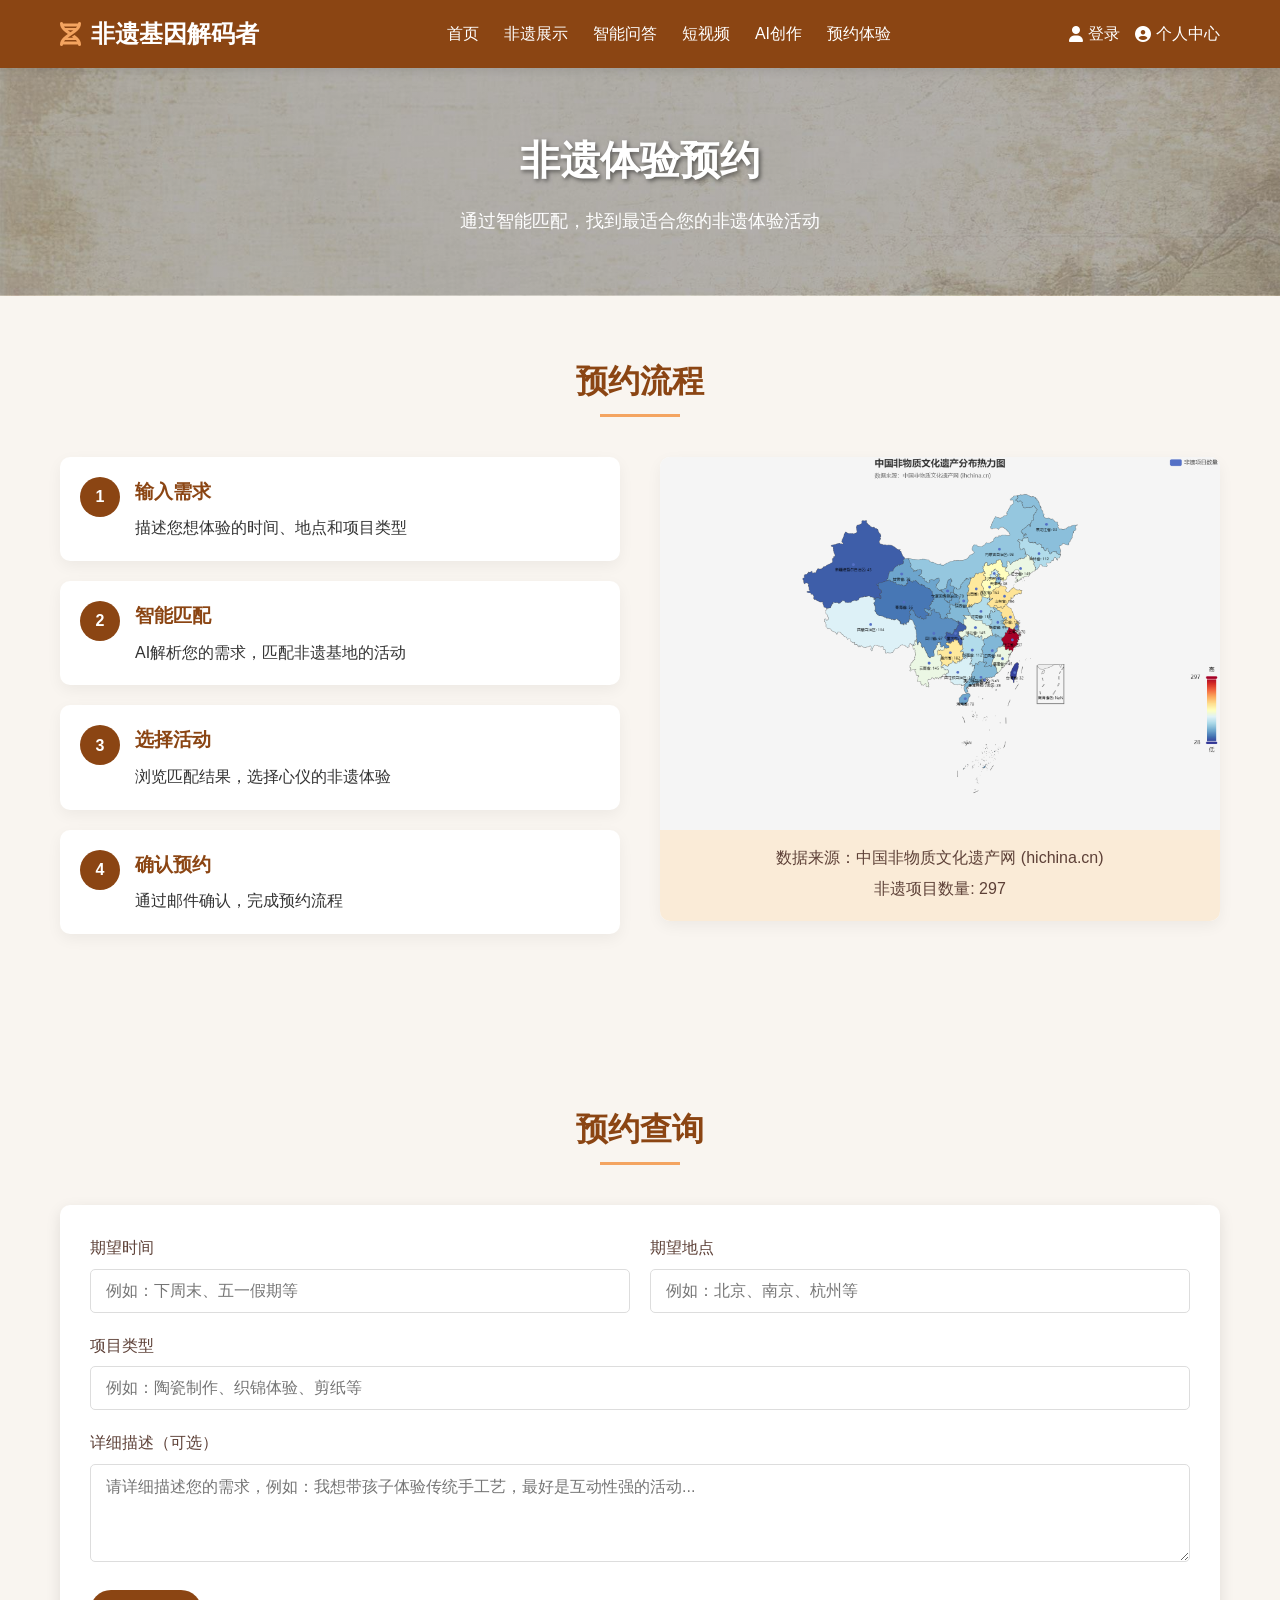
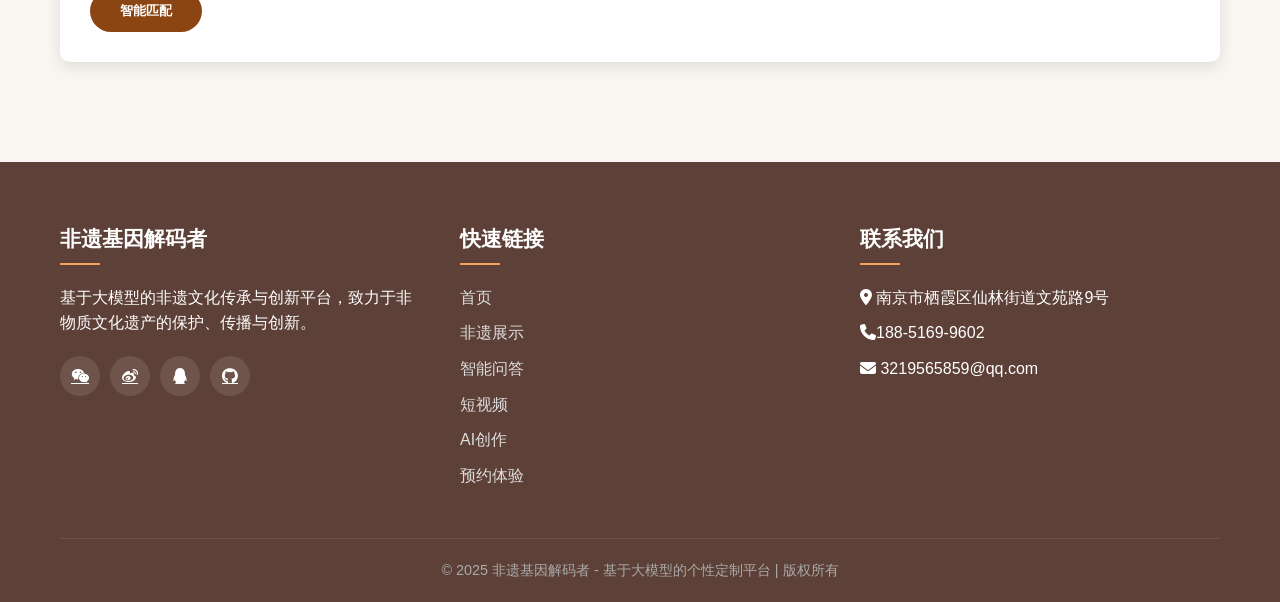
<file: booking.html>
<!DOCTYPE html>
<html lang="zh-CN">
<head>
    <meta charset="UTF-8">
    <meta name="viewport" content="width=device-width, initial-scale=1.0">
    <title>预约体验 - 非遗基因解码者</title>
    <link rel="stylesheet" href="https://cdnjs.cloudflare.com/ajax/libs/font-awesome/6.4.0/css/all.min.css">
    <style>
        * {
            margin: 0;
            padding: 0;
            box-sizing: border-box;
            font-family: 'Microsoft YaHei', sans-serif;
        }
        
        :root {
            --primary-color: #8B4513;
            --secondary-color: #D2691E;
            --accent-color: #F4A460;
            --light-color: #FAEBD7;
            --dark-color: #5D4037;
            --text-color: #333;
            --light-text: #fff;
        }
        
        body {
            background-color: #f9f5f0;
            color: var(--text-color);
            line-height: 1.6;
        }
        
        .container {
            max-width: 1200px;
            margin: 0 auto;
            padding: 0 20px;
        }
        
        /* 导航栏样式 */
        header {
            background-color: var(--primary-color);
            color: var(--light-text);
            padding: 15px 0;
            box-shadow: 0 2px 10px rgba(0, 0, 0, 0.1);
            position: sticky;
            top: 0;
            z-index: 100;
        }
        
        .navbar {
            display: flex;
            justify-content: space-between;
            align-items: center;
        }
        
        .logo {
            font-size: 24px;
            font-weight: bold;
            display: flex;
            align-items: center;
        }
        
        .logo i {
            margin-right: 10px;
            color: var(--accent-color);
        }
        
        .nav-links {
            display: flex;
            list-style: none;
        }
        
        .nav-links li {
            margin-left: 25px;
        }
        
        .nav-links a {
            color: var(--light-text);
            text-decoration: none;
            font-weight: 500;
            transition: color 0.3s;
        }
        
        .nav-links a:hover {
            color: var(--accent-color);
        }
        
        .user-actions {
            display: flex;
            align-items: center;
        }
        
        .user-actions a {
            color: var(--light-text);
            text-decoration: none;
            margin-left: 15px;
            display: flex;
            align-items: center;
        }
        
        .user-actions i {
            margin-right: 5px;
        }
        
        /* 页面标题区 */
        .page-header {
            background: linear-gradient(rgba(0, 0, 0, 0.3), rgba(0, 0, 0, 0.3)), url("images/ZEDVGTeS3THwt.jpg");
            background-size: cover;
            background-position: center;
            color: var(--light-text);
            padding: 60px 0;
            text-align: center;
        }
        
        .page-header h1 {
            font-size: 2.5rem;
            margin-bottom: 15px;
            text-shadow: 2px 2px 4px rgba(0, 0, 0, 0.5);
        }
        
        .page-header p {
            font-size: 1.1rem;
            max-width: 700px;
            margin: 0 auto;
        }
        
        /* 主体内容区 */
        .section {
            padding: 60px 0;
        }
        
        .section-title {
            text-align: center;
            margin-bottom: 40px;
            position: relative;
        }
        
        .section-title h2 {
            font-size: 2rem;
            color: var(--primary-color);
            display: inline-block;
            padding-bottom: 10px;
        }
        
        .section-title h2::after {
            content: '';
            position: absolute;
            width: 80px;
            height: 3px;
            background-color: var(--accent-color);
            bottom: 0;
            left: 50%;
            transform: translateX(-50%);
        }
        
        /* 预约流程和地图布局 */
        .process-map-container {
            display: flex;
            gap: 40px;
            margin-bottom: 50px;
            align-items: flex-start;
        }
        
        .process-container {
            flex: 1;
        }
        
        .map-container {
            flex: 1;
            background-color: white;
            border-radius: 10px;
            box-shadow: 0 5px 15px rgba(0, 0, 0, 0.05);
            overflow: hidden;
        }
        
        .map-container img {
            width: 100%;
            height: auto;
            display: block;
        }
        
        .map-caption {
            padding: 15px;
            text-align: center;
            background-color: var(--light-color);
            color: var(--dark-color);
        }
        
        .map-caption p {
            margin-bottom: 5px;
        }
        
        /* 预约流程说明 */
        .booking-process {
            display: flex;
            flex-direction: column;
            gap: 20px;
        }
        
        .process-step {
            display: flex;
            align-items: flex-start;
            padding: 20px;
            background-color: white;
            border-radius: 10px;
            box-shadow: 0 5px 15px rgba(0, 0, 0, 0.05);
        }
        
        .step-number {
            display: flex;
            align-items: center;
            justify-content: center;
            width: 40px;
            height: 40px;
            background-color: var(--primary-color);
            color: white;
            border-radius: 50%;
            margin-right: 15px;
            font-weight: bold;
            flex-shrink: 0;
        }
        
        .step-content {
            flex: 1;
        }
        
        .step-content h3 {
            font-size: 1.2rem;
            margin-bottom: 8px;
            color: var(--primary-color);
        }
        
        /* 表单样式 */
        .booking-form {
            background-color: white;
            padding: 30px;
            border-radius: 10px;
            box-shadow: 0 5px 15px rgba(0, 0, 0, 0.1);
            margin-bottom: 40px;
        }
        
        .form-group {
            margin-bottom: 20px;
        }
        
        .form-group label {
            display: block;
            margin-bottom: 8px;
            font-weight: 500;
            color: var(--dark-color);
        }
        
        .form-control {
            width: 100%;
            padding: 12px 15px;
            border: 1px solid #ddd;
            border-radius: 5px;
            font-size: 1rem;
            transition: border-color 0.3s;
        }
        
        .form-control:focus {
            border-color: var(--accent-color);
            outline: none;
        }
        
        .form-row {
            display: flex;
            gap: 20px;
        }
        
        .form-row .form-group {
            flex: 1;
        }
        
        .btn {
            display: inline-block;
            background-color: var(--accent-color);
            color: var(--dark-color);
            padding: 12px 30px;
            border-radius: 30px;
            text-decoration: none;
            font-weight: bold;
            transition: all 0.3s;
            border: none;
            cursor: pointer;
            text-align: center;
        }
        
        .btn:hover {
            background-color: var(--secondary-color);
            transform: translateY(-3px);
            box-shadow: 0 5px 15px rgba(0, 0, 0, 0.1);
        }
        
        .btn-primary {
            background-color: var(--primary-color);
            color: white;
        }
        
        .btn-primary:hover {
            background-color: var(--dark-color);
        }
        
        /* 结果展示区 */
        .results-container {
            display: none;
            margin-top: 30px;
        }
        
        .results-header {
            display: flex;
            justify-content: space-between;
            align-items: center;
            margin-bottom: 20px;
        }
        
        .results-count {
            color: var(--dark-color);
            font-size: 1.1rem;
        }
        
        .sort-options {
            display: flex;
            gap: 10px;
        }
        
        .sort-btn {
            background-color: white;
            border: 1px solid #ddd;
            padding: 8px 15px;
            border-radius: 20px;
            cursor: pointer;
            transition: all 0.3s;
        }
        
        .sort-btn.active {
            background-color: var(--primary-color);
            color: white;
            border-color: var(--primary-color);
        }
        
        .results-grid {
            display: grid;
            grid-template-columns: repeat(auto-fill, minmax(300px, 1fr));
            gap: 20px;
        }
        
        .result-card {
            background-color: white;
            border-radius: 10px;
            overflow: hidden;
            box-shadow: 0 5px 15px rgba(0, 0, 0, 0.1);
            transition: transform 0.3s;
        }
        
        .result-card:hover {
            transform: translateY(-5px);
        }
        
        .result-img {
            height: 180px;
            overflow: hidden;
        }
        
        .result-img img {
            width: 100%;
            height: 100%;
            object-fit: cover;
        }
        
        .result-content {
            padding: 20px;
        }
        
        .result-content h3 {
            font-size: 1.3rem;
            margin-bottom: 10px;
            color: var(--primary-color);
        }
        
        .result-meta {
            display: flex;
            justify-content: space-between;
            margin-bottom: 15px;
            font-size: 0.9rem;
            color: #666;
        }
        
        .result-description {
            color: #666;
            margin-bottom: 15px;
            font-size: 0.95rem;
        }
        
        .result-tags {
            display: flex;
            flex-wrap: wrap;
            gap: 5px;
            margin-bottom: 15px;
        }
        
        .tag {
            background-color: var(--light-color);
            color: var(--dark-color);
            padding: 3px 8px;
            border-radius: 12px;
            font-size: 0.8rem;
        }
        
        /* 确认区域 */
        .confirmation-container {
            display: none;
            background-color: white;
            padding: 30px;
            border-radius: 10px;
            box-shadow: 0 5px 15px rgba(0, 0, 0, 0.1);
            margin-top: 30px;
        }
        
        .confirmation-details {
            margin-bottom: 20px;
        }
        
        .confirmation-details p {
            margin-bottom: 10px;
        }
        
        /* 页脚样式 */
        footer {
            background-color: var(--dark-color);
            color: var(--light-text);
            padding: 60px 0 20px;
        }
        
        .footer-content {
            display: grid;
            grid-template-columns: repeat(auto-fit, minmax(200px, 1fr));
            gap: 40px;
            margin-bottom: 40px;
        }
        
        .footer-column h3 {
            font-size: 1.3rem;
            margin-bottom: 20px;
            position: relative;
            padding-bottom: 10px;
        }
        
        .footer-column h3::after {
            content: '';
            position: absolute;
            width: 40px;
            height: 2px;
            background-color: var(--accent-color);
            bottom: 0;
            left: 0;
        }
        
        .footer-links {
            list-style: none;
        }
        
        .footer-links li {
            margin-bottom: 10px;
        }
        
        .footer-links a {
            color: #ddd;
            text-decoration: none;
            transition: color 0.3s;
        }
        
        .footer-links a:hover {
            color: var(--accent-color);
        }
        
        .social-links {
            display: flex;
            margin-top: 20px;
        }
        
        .social-links a {
            display: flex;
            align-items: center;
            justify-content: center;
            width: 40px;
            height: 40px;
            background-color: rgba(255, 255, 255, 0.1);
            border-radius: 50%;
            margin-right: 10px;
            color: var(--light-text);
            transition: all 0.3s;
        }
        
        .social-links a:hover {
            background-color: var(--accent-color);
            transform: translateY(-3px);
        }
        
        .copyright {
            text-align: center;
            padding-top: 20px;
            border-top: 1px solid rgba(255, 255, 255, 0.1);
            font-size: 0.9rem;
            color: #aaa;
        }
        
        /* 响应式设计 */
        @media (max-width: 768px) {
            .navbar {
                flex-direction: column;
                text-align: center;
            }
            
            .nav-links {
                margin-top: 20px;
                flex-wrap: wrap;
                justify-content: center;
            }
            
            .nav-links li {
                margin: 5px 10px;
            }
            
            .user-actions {
                margin-top: 15px;
            }
            
            .form-row {
                flex-direction: column;
                gap: 0;
            }
            
            .process-map-container {
                flex-direction: column;
            }
            
            .results-header {
                flex-direction: column;
                gap: 15px;
                align-items: flex-start;
            }
        }
    </style>
</head>
<body>
    <!-- 导航栏 -->
    <header>
        <div class="container">
            <nav class="navbar">
                <div class="logo">
                    <i class="fas fa-dna"></i>
                    <span>非遗基因解码者</span>
                </div>
                <ul class="nav-links">
                    <li><a href="index.html">首页</a></li>
                    <li><a href="heritage.html">非遗展示</a></li>
                    <li><a href="intelligent-qa.html">智能问答</a></li>
                    <li><a href="videos.html">短视频</a></li>
                    <li><a href="ai-creation.html">AI创作</a></li>
                    <li><a href="booking.html" class="active">预约体验</a></li>
                </ul>
                <div class="user-actions">
                    <a href="login.html"><i class="fas fa-user"></i> 登录</a>
                    <a href="personal.html"><i class="fas fa-user-circle"></i> 个人中心</a>
                </div>
            </nav>
        </div>
    </header>

    <!-- 页面标题区 -->
    <section class="page-header">
        <div class="container">
            <h1>非遗体验预约</h1>
            <p>通过智能匹配，找到最适合您的非遗体验活动</p>
        </div>
    </section>

    <!-- 预约流程和地图 -->
    <section class="section">
        <div class="container">
            <div class="section-title">
                <h2>预约流程</h2>
            </div>
            <div class="process-map-container">
                <div class="process-container">
                    <div class="booking-process">
                        <div class="process-step">
                            <div class="step-number">1</div>
                            <div class="step-content">
                                <h3>输入需求</h3>
                                <p>描述您想体验的时间、地点和项目类型</p>
                            </div>
                        </div>
                        <div class="process-step">
                            <div class="step-number">2</div>
                            <div class="step-content">
                                <h3>智能匹配</h3>
                                <p>AI解析您的需求，匹配非遗基地的活动</p>
                            </div>
                        </div>
                        <div class="process-step">
                            <div class="step-number">3</div>
                            <div class="step-content">
                                <h3>选择活动</h3>
                                <p>浏览匹配结果，选择心仪的非遗体验</p>
                            </div>
                        </div>
                        <div class="process-step">
                            <div class="step-number">4</div>
                            <div class="step-content">
                                <h3>确认预约</h3>
                                <p>通过邮件确认，完成预约流程</p>
                            </div>
                        </div>
                    </div>
                </div>
                <div class="map-container">
                    <img src="images/下载.png" alt="中国非物质文化遗产分布热力图">
                    <div class="map-caption">
                        <p>数据来源：中国非物质文化遗产网 (hichina.cn)</p>
                        <p>非遗项目数量: 297</p>
                    </div>
                </div>
            </div>
        </div>
    </section>

    <!-- 预约表单 -->
    <section class="section">
        <div class="container">
            <div class="section-title">
                <h2>预约查询</h2>
            </div>
            <div class="booking-form">
                <form id="bookingForm">
                    <div class="form-row">
                        <div class="form-group">
                            <label for="time">期望时间</label>
                            <input type="text" id="time" class="form-control" placeholder="例如：下周末、五一假期等">
                        </div>
                        <div class="form-group">
                            <label for="location">期望地点</label>
                            <input type="text" id="location" class="form-control" placeholder="例如：北京、南京、杭州等">
                        </div>
                    </div>
                    <div class="form-group">
                        <label for="project">项目类型</label>
                        <input type="text" id="project" class="form-control" placeholder="例如：陶瓷制作、织锦体验、剪纸等">
                    </div>
                    <div class="form-group">
                        <label for="description">详细描述（可选）</label>
                        <textarea id="description" class="form-control" rows="4" placeholder="请详细描述您的需求，例如：我想带孩子体验传统手工艺，最好是互动性强的活动..."></textarea>
                    </div>
                    <button type="submit" class="btn btn-primary">智能匹配</button>
                </form>
            </div>

            <!-- 匹配结果展示区 -->
            <div id="resultsContainer" class="results-container">
                <div class="results-header">
                    <div class="section-title">
                        <h2>匹配结果</h2>
                    </div>
                    <div class="sort-options">
                        <button class="sort-btn active" data-sort="relevance">相关度</button>
                        <button class="sort-btn" data-sort="date">时间</button>
                        <button class="sort-btn" data-sort="popularity">热度</button>
                    </div>
                </div>
                <p class="results-count" id="resultsCount">找到 <span id="matchCount">0</span> 个匹配活动</p>
                <div id="resultsGrid" class="results-grid">
                    <!-- 结果将通过JavaScript动态生成 -->
                </div>
            </div>

            <!-- 确认区域 -->
            <div id="confirmationContainer" class="confirmation-container">
                <div class="section-title">
                    <h2>预约确认</h2>
                </div>
                <div class="confirmation-details" id="confirmationDetails">
                    <!-- 确认信息将通过JavaScript动态生成 -->
                </div>
                <div class="form-group">
                    <label for="email">请输入您的邮箱以接收确认信息</label>
                    <input type="email" id="email" class="form-control" placeholder="example@email.com">
                </div>
                <button id="confirmBooking" class="btn btn-primary">确认预约</button>
            </div>
        </div>
    </section>

    <!-- 页脚 -->
    <footer>
        <div class="container">
            <div class="footer-content">
                <div class="footer-column">
                    <h3>非遗基因解码者</h3>
                    <p>基于大模型的非遗文化传承与创新平台，致力于非物质文化遗产的保护、传播与创新。</p>
                    <div class="social-links">
                        <a href="#"><i class="fab fa-weixin"></i></a>
                        <a href="#"><i class="fab fa-weibo"></i></a>
                        <a href="#"><i class="fab fa-qq"></i></a>
                        <a href="#"><i class="fab fa-github"></i></a>
                    </div>
                </div>
                <div class="footer-column">
                    <h3>快速链接</h3>
                    <ul class="footer-links">
                        <li><a href="index.html">首页</a></li>
                        <li><a href="heritage.html">非遗展示</a></li>
                        <li><a href="intelligent-qa.html">智能问答</a></li>
                        <li><a href="videos.html">短视频</a></li>
                        <li><a href="ai-creation.html">AI创作</a></li>
                        <li><a href="booking.html">预约体验</a></li>
                    </ul>
                </div>
                <div class="footer-column">
                    <h3>联系我们</h3>
                    <ul class="footer-links">
                        <li><i class="fas fa-map-marker-alt"></i> 南京市栖霞区仙林街道文苑路9号</li>
                        <li><i class="fas fa-phone"></i>188-5169-9602</li>
                        <li><i class="fas fa-envelope"></i> 3219565859@qq.com</li>
                    </ul>
                </div>
            </div>
            <div class="copyright">
                <p>&copy; 2025 非遗基因解码者 - 基于大模型的个性定制平台 | 版权所有</p>
            </div>
        </div>
    </footer>

    <script>
        // 模拟数据库中的非遗体验活动数据
        const activities = [
            {
                id: 1,
                title: "景德镇陶瓷制作体验",
                location: "江西景德镇",
                time: "2025-06-15",
                duration: "3小时",
                description: "在专业陶瓷艺人的指导下，亲手制作属于自己的陶瓷作品，体验千年瓷都的传统工艺。适合亲子活动和团队建设。",
                image: "images/VCG211487695446.jpg",
                capacity: 10,
                booked: 3,
                tags: ["手工艺", "亲子", "团队活动", "陶瓷"],
                popularity: 85,
                difficulty: "中等"
            },
            {
                id: 2,
                title: "壮族织锦技艺体验",
                location: "广西南宁",
                time: "2025-06-20",
                duration: "2小时",
                description: "学习壮族传统织锦技艺，亲手编织具有民族特色的图案，感受壮族文化的独特魅力。适合喜欢民族文化的游客。",
                image: "images/VCG41N1317737835.jpg",
                capacity: 8,
                booked: 2,
                tags: ["织锦", "民族文化", "手工", "广西"],
                popularity: 72,
                difficulty: "简单"
            },
            {
                id: 3,
                title: "传统剪纸艺术体验",
                location: "陕西西安",
                time: "2025-06-25",
                duration: "2.5小时",
                description: "跟随剪纸艺术家学习传统剪纸技艺，创作具有吉祥寓意的剪纸作品。适合所有年龄段，特别是喜欢手工艺的游客。",
                image: "images/VCG211418059775.jpg",
                capacity: 12,
                booked: 5,
                tags: ["剪纸", "手工艺", "西安", "传统艺术"],
                popularity: 78,
                difficulty: "简单"
            },
            {
                id: 4,
                title: "传统茶艺体验",
                location: "浙江杭州",
                time: "2025-07-01",
                duration: "2小时",
                description: "学习中国茶道文化，体验传统泡茶技艺，品味不同种类的名茶。适合喜欢安静体验和文化探索的游客。",
                image: "images/VCG211385086941.jpg",
                capacity: 6,
                booked: 1,
                tags: ["茶艺", "杭州", "文化体验", "品茶"],
                popularity: 65,
                difficulty: "简单"
            },
            {
                id: 5,
                title: "京剧脸谱绘制体验",
                location: "北京",
                time: "2025-06-18",
                duration: "2小时",
                description: "在专业老师的指导下，学习京剧脸谱知识并亲手绘制属于自己的脸谱作品。适合喜欢传统文化和艺术的游客。",
                image: "https://images.unsplash.com/photo-1587825140708-dfaf72ae4b04?ixlib=rb-4.0.3&auto=format&fit=crop&w=600&q=80",
                capacity: 15,
                booked: 7,
                tags: ["京剧", "脸谱", "北京", "艺术"],
                popularity: 80,
                difficulty: "中等"
            },
            {
                id: 6,
                title: "苏绣技艺体验",
                location: "江苏苏州",
                time: "2025-07-05",
                duration: "3小时",
                description: "跟随苏绣传承人学习传统苏绣技艺，亲手制作小型绣品。适合喜欢精细手工艺和传统文化的游客。",
                image: "https://images.unsplash.com/photo-1560472354-b33ff0c44a43?ixlib=rb-4.0.3&auto=format&fit=crop&w=600&q=80",
                capacity: 8,
                booked: 2,
                tags: ["苏绣", "苏州", "手工艺", "精细"],
                popularity: 70,
                difficulty: "困难"
            },
            {
                id: 7,
                title: "皮影戏制作与表演体验",
                location: "陕西西安",
                time: "2025-06-22",
                duration: "3.5小时",
                description: "学习皮影制作技艺，并亲手操作皮影进行简单表演。适合亲子活动和喜欢传统戏剧的游客。",
                image: "https://images.unsplash.com/photo-1571019613454-1cb2f99b2d8b?ixlib=rb-4.0.3&auto=format&fit=crop&w=600&q=80",
                capacity: 10,
                booked: 4,
                tags: ["皮影戏", "西安", "亲子", "戏剧"],
                popularity: 75,
                difficulty: "中等"
            },
            {
                id: 8,
                title: "传统木版年画制作",
                location: "天津",
                time: "2025-07-10",
                duration: "2.5小时",
                description: "体验传统木版年画的制作过程，亲手印制属于自己的年画作品。适合喜欢传统艺术和节庆文化的游客。",
                image: "https://images.unsplash.com/photo-1584820927498-cfe5211fd8bf?ixlib=rb-4.0.3&auto=format&fit=crop&w=600&q=80",
                capacity: 12,
                booked: 3,
                tags: ["年画", "天津", "传统艺术", "节庆"],
                popularity: 68,
                difficulty: "中等"
            }
        ];

        // 当前选中的活动和排序方式
        let selectedActivity = null;
        let currentSort = 'relevance';
        let currentResults = [];

        // 表单提交事件
        document.getElementById('bookingForm').addEventListener('submit', function(e) {
            e.preventDefault();
            
            // 获取表单数据
            const time = document.getElementById('time').value;
            const location = document.getElementById('location').value;
            const project = document.getElementById('project').value;
            const description = document.getElementById('description').value;
            
            // 模拟NLP解析和匹配过程
            const matchedActivities = matchActivities(time, location, project, description);
            
            // 显示匹配结果
            displayResults(matchedActivities);
        });

        // 匹配活动函数（模拟NLP解析和数据库查询）
        function matchActivities(time, location, project, description) {
            // 在实际应用中，这里会调用后端API进行NLP解析和数据库查询
            // 这里使用更精确的关键词匹配作为演示
            
            let matched = [...activities]; // 复制所有活动
            
            // 计算每个活动的匹配分数
            matched.forEach(activity => {
                activity.matchScore = 0;
                
                // 根据地点匹配
                if (location && activity.location.includes(location)) {
                    activity.matchScore += 30;
                }
                
                // 根据项目类型匹配
                if (project) {
                    const projectKeywords = project.split(/[ ,，、]+/);
                    projectKeywords.forEach(keyword => {
                        if (activity.title.includes(keyword) || 
                            activity.description.includes(keyword) || 
                            activity.tags.some(tag => tag.includes(keyword))) {
                            activity.matchScore += 20;
                        }
                    });
                }
                
                // 根据时间匹配（简化处理）
                if (time) {
                    if (time.includes('周末') && isWeekend(activity.time)) {
                        activity.matchScore += 15;
                    }
                    if (time.includes('假期') && isHoliday(activity.time)) {
                        activity.matchScore += 15;
                    }
                }
                
                // 根据详细描述匹配
                if (description) {
                    const descKeywords = description.split(/[ ,，。！？]+/);
                    descKeywords.forEach(keyword => {
                        if (keyword.length > 1 && (
                            activity.title.includes(keyword) || 
                            activity.description.includes(keyword) || 
                            activity.tags.some(tag => tag.includes(keyword)))) {
                            activity.matchScore += 10;
                        }
                    });
                }
            });
            
            // 过滤掉匹配分数为0的活动
            matched = matched.filter(activity => activity.matchScore > 0);
            
            // 按匹配分数排序
            matched.sort((a, b) => b.matchScore - a.matchScore);
            
            return matched;
        }

        // 辅助函数：判断日期是否为周末
        function isWeekend(dateString) {
            const date = new Date(dateString);
            return date.getDay() === 6 || date.getDay() === 0;
        }

        // 辅助函数：判断日期是否为假期（简化处理）
        function isHoliday(dateString) {
            // 在实际应用中，这里会有更复杂的假期判断逻辑
            const holidays = ['2025-01-01', '2025-02-10', '2025-02-11', '2025-02-12', '2025-04-04', '2025-05-01', '2025-06-10', '2025-09-17', '2025-10-01'];
            return holidays.includes(dateString);
        }

        // 显示匹配结果
        function displayResults(matchedActivities) {
            const resultsContainer = document.getElementById('resultsContainer');
            const resultsGrid = document.getElementById('resultsGrid');
            const resultsCount = document.getElementById('matchCount');
            
            // 保存当前结果用于排序
            currentResults = matchedActivities;
            
            // 清空之前的结果
            resultsGrid.innerHTML = '';
            
            if (matchedActivities.length === 0) {
                resultsGrid.innerHTML = '<p>抱歉，没有找到匹配的活动。请尝试调整您的搜索条件。</p>';
                resultsCount.textContent = '0';
            } else {
                // 应用当前排序
                sortResults(currentSort);
                
                resultsCount.textContent = matchedActivities.length;
                
                // 滚动到结果区域
                resultsContainer.style.display = 'block';
                resultsContainer.scrollIntoView({ behavior: 'smooth' });
            }
        }

        // 排序结果
        function sortResults(sortType) {
            currentSort = sortType;
            
            switch(sortType) {
                case 'relevance':
                    currentResults.sort((a, b) => b.matchScore - a.matchScore);
                    break;
                case 'date':
                    currentResults.sort((a, b) => new Date(a.time) - new Date(b.time));
                    break;
                case 'popularity':
                    currentResults.sort((a, b) => b.popularity - a.popularity);
                    break;
            }
            
            // 更新排序按钮状态
            document.querySelectorAll('.sort-btn').forEach(btn => {
                if (btn.getAttribute('data-sort') === sortType) {
                    btn.classList.add('active');
                } else {
                    btn.classList.remove('active');
                }
            });
            
            // 重新渲染结果
            renderResults();
        }

        // 渲染结果
        function renderResults() {
            const resultsGrid = document.getElementById('resultsGrid');
            resultsGrid.innerHTML = '';
            
            currentResults.forEach(activity => {
                const card = document.createElement('div');
                card.className = 'result-card';
                card.innerHTML = `
                    <div class="result-img">
                        <img src="${activity.image}" alt="${activity.title}">
                    </div>
                    <div class="result-content">
                        <h3>${activity.title}</h3>
                        <div class="result-meta">
                            <span><i class="fas fa-map-marker-alt"></i> ${activity.location}</span>
                            <span><i class="fas fa-calendar-alt"></i> ${activity.time}</span>
                        </div>
                        <div class="result-meta">
                            <span><i class="fas fa-clock"></i> ${activity.duration}</span>
                            <span><i class="fas fa-users"></i> ${activity.booked}/${activity.capacity} 人</span>
                        </div>
                        <div class="result-tags">
                            ${activity.tags.map(tag => `<span class="tag">${tag}</span>`).join('')}
                        </div>
                        <p class="result-description">${activity.description}</p>
                        <div class="result-meta">
                            <span>热度: ${activity.popularity}%</span>
                            <span>难度: ${activity.difficulty}</span>
                        </div>
                        <button class="btn select-btn" data-id="${activity.id}">选择此活动</button>
                    </div>
                `;
                resultsGrid.appendChild(card);
            });
            
            // 添加选择按钮事件
            document.querySelectorAll('.select-btn').forEach(btn => {
                btn.addEventListener('click', function() {
                    const activityId = parseInt(this.getAttribute('data-id'));
                    selectedActivity = activities.find(a => a.id === activityId);
                    showConfirmation(selectedActivity);
                });
            });
        }

        // 显示确认区域
        function showConfirmation(activity) {
            const confirmationContainer = document.getElementById('confirmationContainer');
            const confirmationDetails = document.getElementById('confirmationDetails');
            
            confirmationDetails.innerHTML = `
                <h3>${activity.title}</h3>
                <p><strong>地点：</strong> ${activity.location}</p>
                <p><strong>时间：</strong> ${activity.time}</p>
                <p><strong>时长：</strong> ${activity.duration}</p>
                <p><strong>难度：</strong> ${activity.difficulty}</p>
                <p><strong>描述：</strong> ${activity.description}</p>
            `;
            
            confirmationContainer.style.display = 'block';
            
            // 滚动到确认区域
            confirmationContainer.scrollIntoView({ behavior: 'smooth' });
        }

        // 确认预约按钮事件
        document.getElementById('confirmBooking').addEventListener('click', function() {
            const email = document.getElementById('email').value;
            
            if (!email) {
                alert('请输入邮箱地址');
                return;
            }
            
            if (!selectedActivity) {
                alert('请先选择一个活动');
                return;
            }
            
            // 模拟发送确认邮件和更新数据库
            alert(`预约成功！确认邮件已发送至 ${email}，请查收并确认。`);
            
            // 在实际应用中，这里会调用后端API更新数据库
            console.log('预约记录已上传至数据库:', {
                activity: selectedActivity,
                userEmail: email,
                status: 'pending'
            });
            
            // 重置表单
            document.getElementById('bookingForm').reset();
            document.getElementById('resultsContainer').style.display = 'none';
            document.getElementById('confirmationContainer').style.display = 'none';
            selectedActivity = null;
        });

        // 排序按钮事件
        document.querySelectorAll('.sort-btn').forEach(btn => {
            btn.addEventListener('click', function() {
                const sortType = this.getAttribute('data-sort');
                sortResults(sortType);
            });
        });

        // 检查用户登录状态
        document.addEventListener('DOMContentLoaded', function() {
            const currentUser = localStorage.getItem('currentUser');
            if (currentUser) {
                const user = JSON.parse(currentUser);
                const userActions = document.querySelector('.user-actions');
                userActions.innerHTML = `
                    <a href="personal.html"><i class="fas fa-user-circle"></i> ${user.username}</a>
                    <a href="#" id="logout"><i class="fas fa-sign-out-alt"></i> 退出</a>
                `;
                
                document.getElementById('logout').addEventListener('click', function(e) {
                    e.preventDefault();
                    localStorage.removeItem('currentUser');
                    window.location.reload();
                });
            }
        });
    </script>
</body>

</html>
</file>
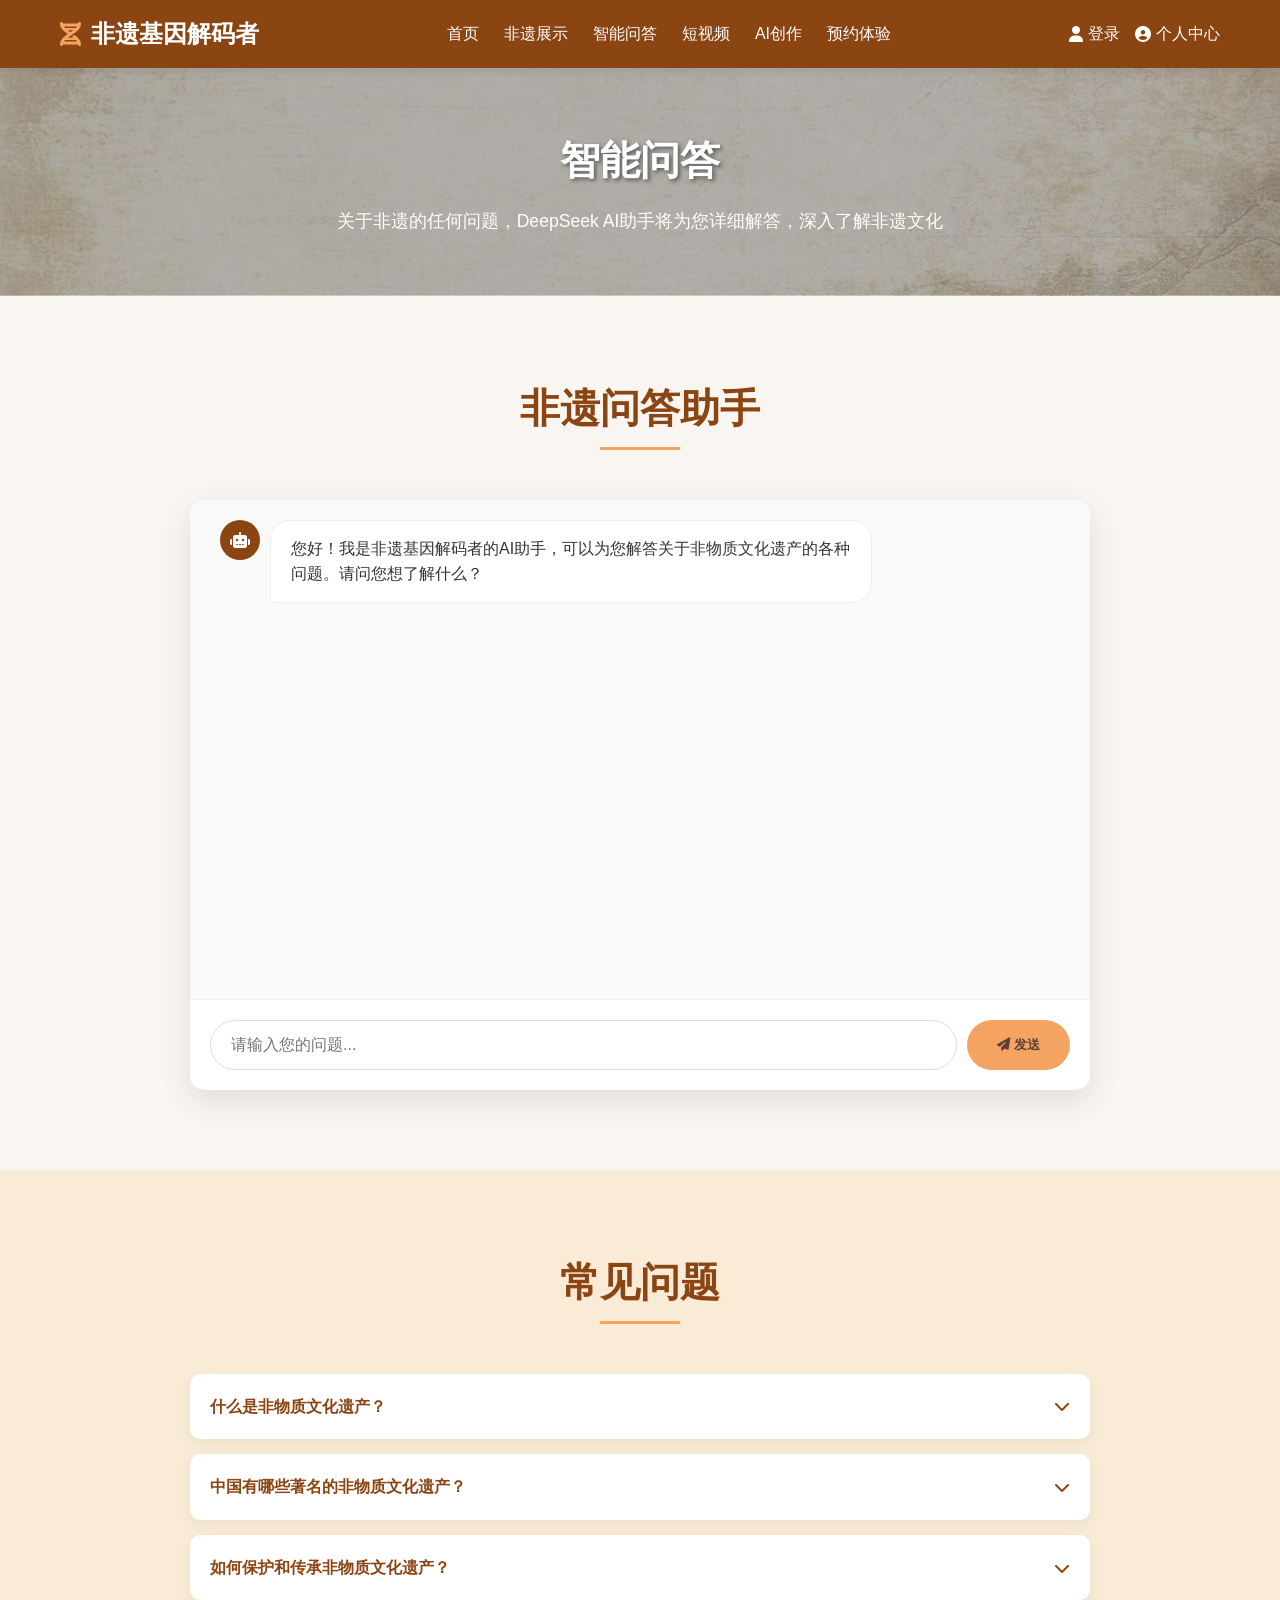
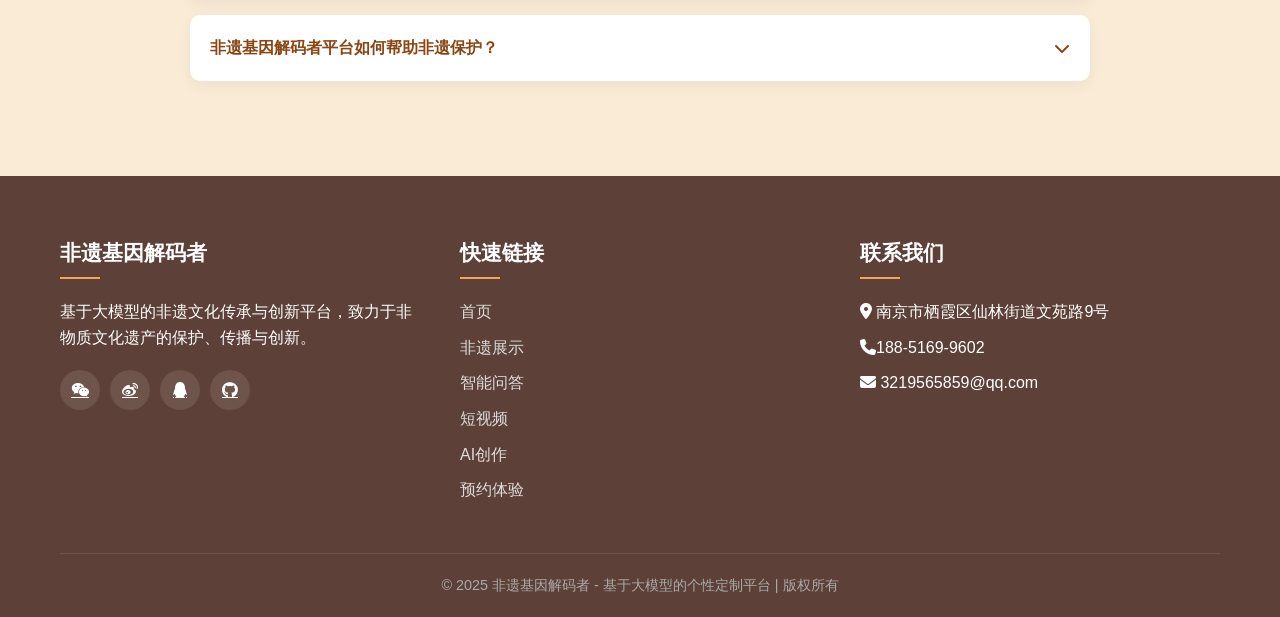
<file: intelligent-qa.html>
<!DOCTYPE html>
<html lang="zh-CN">
<head>
    <meta charset="UTF-8">
    <meta name="viewport" content="width=device-width, initial-scale=1.0">
    <title>智能问答 - 非遗基因解码者</title>
    <link rel="stylesheet" href="https://cdnjs.cloudflare.com/ajax/libs/font-awesome/6.4.0/css/all.min.css">
    <style>
        * {
            margin: 0;
            padding: 0;
            box-sizing: border-box;
            font-family: 'Microsoft YaHei', sans-serif;
        }
        
        :root {
            --primary-color: #8B4513;
            --secondary-color: #D2691E;
            --accent-color: #F4A460;
            --light-color: #FAEBD7;
            --dark-color: #5D4037;
            --text-color: #333;
            --light-text: #fff;
        }
        
        body {
            background-color: #f9f5f0;
            color: var(--text-color);
            line-height: 1.6;
        }
        
        .container {
            max-width: 1200px;
            margin: 0 auto;
            padding: 0 20px;
        }
        
        /* 导航栏样式 */
        header {
            background-color: var(--primary-color);
            color: var(--light-text);
            padding: 15px 0;
            box-shadow: 0 2px 10px rgba(0, 0, 0, 0.1);
            position: sticky;
            top: 0;
            z-index: 100;
        }
        
        .navbar {
            display: flex;
            justify-content: space-between;
            align-items: center;
        }
        
        .logo {
            font-size: 24px;
            font-weight: bold;
            display: flex;
            align-items: center;
        }
        
        .logo i {
            margin-right: 10px;
            color: var(--accent-color);
        }
        
        .nav-links {
            display: flex;
            list-style: none;
        }
        
        .nav-links li {
            margin-left: 25px;
        }
        
        .nav-links a {
            color: var(--light-text);
            text-decoration: none;
            font-weight: 500;
            transition: color 0.3s;
        }
        
        .nav-links a:hover {
            color: var(--accent-color);
        }
        
        .user-actions {
            display: flex;
            align-items: center;
        }
        
        .user-actions a {
            color: var(--light-text);
            text-decoration: none;
            margin-left: 15px;
            display: flex;
            align-items: center;
        }
        
        .user-actions i {
            margin-right: 5px;
        }
        
        /* 页面标题样式 */
        .page-header {
            background: linear-gradient(rgba(0, 0, 0, 0.3), rgba(0, 0, 0, 0.3)), url("images/ZEDVGTeS3THwt.jpg");
            background-size: cover;
            background-position: center;
            color: var(--light-text);
            padding: 60px 0;
            text-align: center;
        }
        
        .page-header h1 {
            font-size: 2.5rem;
            margin-bottom: 15px;
            text-shadow: 2px 2px 4px rgba(0, 0, 0, 0.5);
        }
        
        .page-header p {
            font-size: 1.1rem;
            max-width: 700px;
            margin: 0 auto;
        }
        
        /* 问答区域样式 */
        .qa-section {
            padding: 80px 0;
        }
        
        .section-title {
            text-align: center;
            margin-bottom: 50px;
            position: relative;
        }
        
        .section-title h2 {
            font-size: 2.5rem;
            color: var(--primary-color);
            display: inline-block;
            padding-bottom: 10px;
        }
        
        .section-title h2::after {
            content: '';
            position: absolute;
            width: 80px;
            height: 3px;
            background-color: var(--accent-color);
            bottom: 0;
            left: 50%;
            transform: translateX(-50%);
        }
        
        .qa-container {
            display: flex;
            flex-direction: column;
            max-width: 900px;
            margin: 0 auto;
            background-color: white;
            border-radius: 15px;
            box-shadow: 0 10px 30px rgba(0, 0, 0, 0.1);
            overflow: hidden;
        }
        
        .chat-area {
            height: 500px;
            overflow-y: auto;
            padding: 20px;
            background-color: #f9f9f9;
            border-bottom: 1px solid #eee;
        }
        
        .message {
            margin-bottom: 20px;
            display: flex;
            align-items: flex-start;
        }
        
        .user-message {
            justify-content: flex-end;
        }
        
        .bot-message {
            justify-content: flex-start;
        }
        
        .message-content {
            max-width: 70%;
            padding: 15px 20px;
            border-radius: 20px;
            position: relative;
        }
        
        .user-message .message-content {
            background-color: var(--accent-color);
            color: var(--dark-color);
            border-bottom-right-radius: 5px;
        }
        
        .bot-message .message-content {
            background-color: white;
            color: var(--text-color);
            border: 1px solid #eee;
            border-bottom-left-radius: 5px;
        }
        
        .message-avatar {
            width: 40px;
            height: 40px;
            border-radius: 50%;
            display: flex;
            align-items: center;
            justify-content: center;
            margin: 0 10px;
            flex-shrink: 0;
        }
        
        .user-message .message-avatar {
            background-color: var(--secondary-color);
            color: white;
            order: 2;
        }
        
        .bot-message .message-avatar {
            background-color: var(--primary-color);
            color: white;
        }
        
        .input-area {
            display: flex;
            padding: 20px;
            background-color: white;
        }
        
        .input-area input {
            flex: 1;
            padding: 15px 20px;
            border: 1px solid #ddd;
            border-radius: 30px;
            font-size: 1rem;
            outline: none;
            transition: border-color 0.3s;
        }
        
        .input-area input:focus {
            border-color: var(--accent-color);
        }
        
        .btn {
            display: inline-block;
            background-color: var(--accent-color);
            color: var(--dark-color);
            padding: 12px 30px;
            border-radius: 30px;
            text-decoration: none;
            font-weight: bold;
            transition: all 0.3s;
            border: none;
            cursor: pointer;
            margin-left: 10px;
        }
        
        .btn:hover {
            background-color: var(--secondary-color);
            transform: translateY(-3px);
            box-shadow: 0 5px 15px rgba(0, 0, 0, 0.1);
        }
        
        .btn:active {
            transform: scale(0.98);
        }
        
        /* 常见问题区域样式 */
        .faq-section {
            background-color: var(--light-color);
            padding: 80px 0;
        }
        
        .faq-container {
            max-width: 900px;
            margin: 0 auto;
        }
        
        .faq-item {
            background-color: white;
            border-radius: 10px;
            margin-bottom: 15px;
            box-shadow: 0 5px 15px rgba(0, 0, 0, 0.05);
            overflow: hidden;
        }
        
        .faq-question {
            padding: 20px;
            cursor: pointer;
            display: flex;
            justify-content: space-between;
            align-items: center;
            font-weight: bold;
            color: var(--primary-color);
            transition: background-color 0.3s;
        }
        
        .faq-question:hover {
            background-color: #f5f5f5;
        }
        
        .faq-question i {
            transition: transform 0.3s;
        }
        
        .faq-answer {
            padding: 0 20px;
            max-height: 0;
            overflow: hidden;
            transition: max-height 0.3s, padding 0.3s;
        }
        
        .faq-item.active .faq-question i {
            transform: rotate(180deg);
        }
        
        .faq-item.active .faq-answer {
            padding: 0 20px 20px;
            max-height: 500px;
        }
        
        /* 页脚样式 */
        footer {
            background-color: var(--dark-color);
            color: var(--light-text);
            padding: 60px 0 20px;
        }
        
        .footer-content {
            display: grid;
            grid-template-columns: repeat(auto-fit, minmax(200px, 1fr));
            gap: 40px;
            margin-bottom: 40px;
        }
        
        .footer-column h3 {
            font-size: 1.3rem;
            margin-bottom: 20px;
            position: relative;
            padding-bottom: 10px;
        }
        
        .footer-column h3::after {
            content: '';
            position: absolute;
            width: 40px;
            height: 2px;
            background-color: var(--accent-color);
            bottom: 0;
            left: 0;
        }
        
        .footer-links {
            list-style: none;
        }
        
        .footer-links li {
            margin-bottom: 10px;
        }
        
        .footer-links a {
            color: #ddd;
            text-decoration: none;
            transition: color 0.3s;
        }
        
        .footer-links a:hover {
            color: var(--accent-color);
        }
        
        .social-links {
            display: flex;
            margin-top: 20px;
        }
        
        .social-links a {
            display: flex;
            align-items: center;
            justify-content: center;
            width: 40px;
            height: 40px;
            background-color: rgba(255, 255, 255, 0.1);
            border-radius: 50%;
            margin-right: 10px;
            color: var(--light-text);
            transition: all 0.3s;
        }
        
        .social-links a:hover {
            background-color: var(--accent-color);
            transform: translateY(-3px);
        }
        
        .copyright {
            text-align: center;
            padding-top: 20px;
            border-top: 1px solid rgba(255, 255, 255, 0.1);
            font-size: 0.9rem;
            color: #aaa;
        }
        
        /* 响应式设计 */
        @media (max-width: 768px) {
            .navbar {
                flex-direction: column;
                text-align: center;
            }
            
            .nav-links {
                margin-top: 20px;
                flex-wrap: wrap;
                justify-content: center;
            }
            
            .nav-links li {
                margin: 5px 10px;
            }
            
            .user-actions {
                margin-top: 15px;
            }
            
            .page-header h1 {
                font-size: 2rem;
            }
            
            .page-header p {
                font-size: 1rem;
            }
            
            .message-content {
                max-width: 85%;
            }
            
            .chat-area {
                height: 400px;
            }
        }
        
        /* 加载动画 */
        .typing-indicator {
            display: inline-block;
            padding: 10px 15px;
            background-color: #f0f0f0;
            border-radius: 20px;
            margin-bottom: 10px;
        }
        
        .typing-dots {
            display: flex;
        }
        
        .typing-dots span {
            height: 8px;
            width: 8px;
            background-color: #999;
            border-radius: 50%;
            display: inline-block;
            margin: 0 2px;
            animation: typing 1.4s infinite ease-in-out;
        }
        
        .typing-dots span:nth-child(1) {
            animation-delay: -0.32s;
        }
        
        .typing-dots span:nth-child(2) {
            animation-delay: -0.16s;
        }
        
        @keyframes typing {
            0%, 80%, 100% {
                transform: scale(0.8);
                opacity: 0.5;
            }
            40% {
                transform: scale(1);
                opacity: 1;
            }
        }
    </style>
</head>
<body>
    <!-- 导航栏 -->
    <header>
        <div class="container">
            <nav class="navbar">
                <div class="logo">
                    <i class="fas fa-dna"></i>
                    <span>非遗基因解码者</span>
                </div>
                <ul class="nav-links">
                    <li><a href="index.html">首页</a></li>
                    <li><a href="heritage.html">非遗展示</a></li>
                    <li><a href="intelligent-qa.html" class="active">智能问答</a></li>
                    <li><a href="videos.html">短视频</a></li>
                    <li><a href="ai-creation.html">AI创作</a></li>
                    <li><a href="booking.html">预约体验</a></li>
                </ul>
                <div class="user-actions">
                    <a href="login.html"><i class="fas fa-user"></i> 登录</a>
                    <a href="personal.html"><i class="fas fa-user-circle"></i> 个人中心</a>
                </div>
            </nav>
        </div>
    </header>

    <!-- 页面标题 -->
    <section class="page-header">
        <div class="container">
            <h1>智能问答</h1>
            <p>关于非遗的任何问题，DeepSeek AI助手将为您详细解答，深入了解非遗文化</p>
        </div>
    </section>

    <!-- 问答区域 -->
    <section class="qa-section">
        <div class="container">
            <div class="section-title">
                <h2>非遗问答助手</h2>
            </div>
            <div class="qa-container">
                <div class="chat-area" id="chatArea">
                    <!-- 初始欢迎消息 -->
                    <div class="message bot-message">
                        <div class="message-avatar">
                            <i class="fas fa-robot"></i>
                        </div>
                        <div class="message-content">
                            <p>您好！我是非遗基因解码者的AI助手，可以为您解答关于非物质文化遗产的各种问题。请问您想了解什么？</p>
                        </div>
                    </div>
                </div>
                <div class="input-area">
                    <input type="text" id="userInput" placeholder="请输入您的问题...">
                    <button class="btn" id="sendBtn"><i class="fas fa-paper-plane"></i> 发送</button>
                </div>
            </div>
        </div>
    </section>

    <!-- 常见问题区域 -->
    <section class="faq-section">
        <div class="container">
            <div class="section-title">
                <h2>常见问题</h2>
            </div>
            <div class="faq-container">
                <div class="faq-item">
                    <div class="faq-question">
                        <span>什么是非物质文化遗产？</span>
                        <i class="fas fa-chevron-down"></i>
                    </div>
                    <div class="faq-answer">
                        <p>非物质文化遗产是指被各社区、群体，有时是个人，视为其文化遗产组成部分的各种社会实践、观念表述、表现形式、知识、技能以及相关的工具、实物、手工艺品和文化场所。这种非物质文化遗产世代相传，在各社区和群体适应周围环境以及与自然和历史的互动中，被不断地再创造，为这些社区和群体提供认同感和持续感，从而增强对文化多样性和人类创造力的尊重。</p>
                    </div>
                </div>
                <div class="faq-item">
                    <div class="faq-question">
                        <span>中国有哪些著名的非物质文化遗产？</span>
                        <i class="fas fa-chevron-down"></i>
                    </div>
                    <div class="faq-answer">
                        <p>中国拥有丰富的非物质文化遗产，包括：</p>
                        <ul>
                            <li>传统技艺：景德镇手工制瓷技艺、南京云锦织造技艺、宣纸制作技艺等</li>
                            <li>表演艺术：京剧、昆曲、皮影戏、木偶戏等</li>
                            <li>节庆活动：春节、端午节、中秋节等传统节日习俗</li>
                            <li>口头传统和表现形式：格萨尔史诗、苗族古歌等</li>
                            <li>社会实践：中医诊法、针灸、太极拳等</li>
                        </ul>
                    </div>
                </div>
                <div class="faq-item">
                    <div class="faq-question">
                        <span>如何保护和传承非物质文化遗产？</span>
                        <i class="fas fa-chevron-down"></i>
                    </div>
                    <div class="faq-answer">
                        <p>非物质文化遗产的保护和传承需要多方共同努力：</p>
                        <ul>
                            <li>记录与建档：通过文字、音频、视频等方式记录非遗项目</li>
                            <li>传承人培养：支持非遗传承人开展传习活动，培养新一代传承人</li>
                            <li>教育推广：将非遗纳入学校教育和社会教育体系</li>
                            <li>社区参与：鼓励社区积极参与非遗的保护和传承活动</li>
                            <li>创新发展：在尊重传统的基础上，推动非遗与当代生活的融合</li>
                            <li>法律法规：制定和完善相关法律法规，为非遗保护提供法律保障</li>
                        </ul>
                    </div>
                </div>
                <div class="faq-item">
                    <div class="faq-question">
                        <span>非遗基因解码者平台如何帮助非遗保护？</span>
                        <i class="fas fa-chevron-down"></i>
                    </div>
                    <div class="faq-answer">
                        <p>非遗基因解码者平台通过以下方式助力非遗保护：</p>
                        <ul>
                            <li>数字化保存：利用现代技术对非遗项目进行数字化记录和保存</li>
                            <li>知识传播：通过智能问答、短视频等形式普及非遗知识</li>
                            <li>创新设计：利用AI技术辅助非遗元素的创新设计和应用</li>
                            <li>互动体验：提供非遗技艺的线上体验和线下预约服务</li>
                            <li>数据分析：通过大数据分析了解公众对非遗的关注点和需求</li>
                            <li>跨界融合：促进非遗与现代设计、科技、旅游等领域的融合</li>
                        </ul>
                    </div>
                </div>
            </div>
        </div>
    </section>

    <!-- 页脚 -->
    <footer>
        <div class="container">
            <div class="footer-content">
                <div class="footer-column">
                    <h3>非遗基因解码者</h3>
                    <p>基于大模型的非遗文化传承与创新平台，致力于非物质文化遗产的保护、传播与创新。</p>
                    <div class="social-links">
                        <a href="#"><i class="fab fa-weixin"></i></a>
                        <a href="#"><i class="fab fa-weibo"></i></a>
                        <a href="#"><i class="fab fa-qq"></i></a>
                        <a href="#"><i class="fab fa-github"></i></a>
                    </div>
                </div>
                <div class="footer-column">
                    <h3>快速链接</h3>
                    <ul class="footer-links">
                        <li><a href="index.html">首页</a></li>
                        <li><a href="heritage.html">非遗展示</a></li>
                        <li><a href="intelligent-qa.html">智能问答</a></li>
                        <li><a href="videos.html">短视频</a></li>
                        <li><a href="ai-creation.html">AI创作</a></li>
                        <li><a href="booking.html">预约体验</a></li>
                    </ul>
                </div>
                <div class="footer-column">
                    <h3>联系我们</h3>
                    <ul class="footer-links">
                        <li><i class="fas fa-map-marker-alt"></i> 南京市栖霞区仙林街道文苑路9号</li>
                        <li><i class="fas fa-phone"></i>188-5169-9602</li>
                        <li><i class="fas fa-envelope"></i> 3219565859@qq.com</li>
                    </ul>
                </div>
            </div>
            <div class="copyright">
                <p>&copy; 2025 非遗基因解码者 - 基于大模型的个性定制平台 | 版权所有</p>
            </div>
        </div>
    </footer>

    <script>
        document.addEventListener('DOMContentLoaded', function() {
            const chatArea = document.getElementById('chatArea');
            const userInput = document.getElementById('userInput');
            const sendBtn = document.getElementById('sendBtn');
            
            // 常见问题切换
            const faqItems = document.querySelectorAll('.faq-item');
            faqItems.forEach(item => {
                item.querySelector('.faq-question').addEventListener('click', () => {
                    item.classList.toggle('active');
                });
            });
            
            // 发送消息函数
            function sendMessage() {
                const message = userInput.value.trim();
                if (message === '') return;
                
                // 添加用户消息
                addMessage(message, 'user');
                
                // 清空输入框
                userInput.value = '';
                
                // 显示AI正在输入
                showTypingIndicator();
                
                // 模拟AI响应（实际应用中这里应该调用API）
                setTimeout(() => {
                    removeTypingIndicator();
                    const response = generateResponse(message);
                    addMessage(response, 'bot');
                }, 1500);
            }
            
            // 添加消息到聊天区域
            function addMessage(content, sender) {
                const messageDiv = document.createElement('div');
                messageDiv.className = `message ${sender}-message`;
                
                const avatarDiv = document.createElement('div');
                avatarDiv.className = 'message-avatar';
                
                const contentDiv = document.createElement('div');
                contentDiv.className = 'message-content';
                
                if (sender === 'user') {
                    avatarDiv.innerHTML = '<i class="fas fa-user"></i>';
                    contentDiv.innerHTML = `<p>${content}</p>`;
                    messageDiv.appendChild(contentDiv);
                    messageDiv.appendChild(avatarDiv);
                } else {
                    avatarDiv.innerHTML = '<i class="fas fa-robot"></i>';
                    contentDiv.innerHTML = `<p>${content}</p>`;
                    messageDiv.appendChild(avatarDiv);
                    messageDiv.appendChild(contentDiv);
                }
                
                chatArea.appendChild(messageDiv);
                scrollToBottom();
            }
            
            // 显示输入指示器
            function showTypingIndicator() {
                const typingDiv = document.createElement('div');
                typingDiv.className = 'message bot-message typing-indicator';
                typingDiv.id = 'typingIndicator';
                
                const avatarDiv = document.createElement('div');
                avatarDiv.className = 'message-avatar';
                avatarDiv.innerHTML = '<i class="fas fa-robot"></i>';
                
                const contentDiv = document.createElement('div');
                contentDiv.className = 'message-content';
                contentDiv.innerHTML = `
                    <div class="typing-dots">
                        <span></span>
                        <span></span>
                        <span></span>
                    </div>
                `;
                
                typingDiv.appendChild(avatarDiv);
                typingDiv.appendChild(contentDiv);
                chatArea.appendChild(typingDiv);
                scrollToBottom();
            }
            
            // 移除输入指示器
            function removeTypingIndicator() {
                const typingIndicator = document.getElementById('typingIndicator');
                if (typingIndicator) {
                    typingIndicator.remove();
                }
            }
            
            // 滚动到底部
            function scrollToBottom() {
                chatArea.scrollTop = chatArea.scrollHeight;
            }
            
            // 生成AI响应（模拟）
            function generateResponse(question) {
                // 在实际应用中，这里应该调用DeepSeek API
                // 这里只是模拟一些预设回答
                const responses = {
                    '什么是非物质文化遗产': '非物质文化遗产是指被各社区、群体，有时是个人，视为其文化遗产组成部分的各种社会实践、观念表述、表现形式、知识、技能以及相关的工具、实物、手工艺品和文化场所。',
                    '非遗有哪些类别': '非物质文化遗产主要包括五大类别：1) 口头传统和表现形式；2) 表演艺术；3) 社会实践、仪式、节庆活动；4) 有关自然界和宇宙的知识和实践；5) 传统手工艺。',
                    '如何保护非遗': '非物质文化遗产的保护需要采取多种措施，包括：记录与建档、传承人培养、教育推广、社区参与、创新发展以及法律法规保障等。',
                    '景德镇陶瓷': '景德镇手工制瓷技艺是中国传统手工技艺的重要代表，已有1700多年历史。其工艺包括原料制备、成型、装饰、烧成等环节，以"白如玉、明如镜、薄如纸、声如磬"的瓷器闻名于世。',
                    '京剧': '京剧是中国最具影响力的戏曲剧种之一，形成于北京，已有200多年历史。它融合了唱、念、做、打等多种表演形式，角色分为生、旦、净、丑四大行当。',
                    '四川省有哪些非遗': '四川历史悠久，文化底蕴深厚，拥有极其丰富的非物质文化遗产。以下是一些具有代表性的四川非遗项目：川剧，彝族火把节，蜀绣，成都漆艺等。',
                    'default': '感谢您的提问！关于非物质文化遗产，我可以为您提供以下方面的信息：定义与分类、保护措施、代表性项目、传承现状等。如果您有具体的问题，请详细描述，我会尽力为您解答。'
                };
                
                // 简单的关键词匹配
                for (const key in responses) {
                    if (question.includes(key)) {
                        return responses[key];
                    }
                }
                
                return responses['default'];
            }
            
            // 事件监听
            sendBtn.addEventListener('click', sendMessage);
            
            userInput.addEventListener('keypress', function(e) {
                if (e.key === 'Enter') {
                    sendMessage();
                }
            });
            
            // 检查用户登录状态
            const currentUser = localStorage.getItem('currentUser');
            if (currentUser) {
                const user = JSON.parse(currentUser);
                const userActions = document.querySelector('.user-actions');
                userActions.innerHTML = `
                    <a href="personal.html"><i class="fas fa-user-circle"></i> ${user.username}</a>
                    <a href="#" id="logout"><i class="fas fa-sign-out-alt"></i> 退出</a>
                `;
                
                document.getElementById('logout').addEventListener('click', function(e) {
                    e.preventDefault();
                    localStorage.removeItem('currentUser');
                    window.location.reload();
                });
            }
        });
    </script>
</body>
</html>
</file>
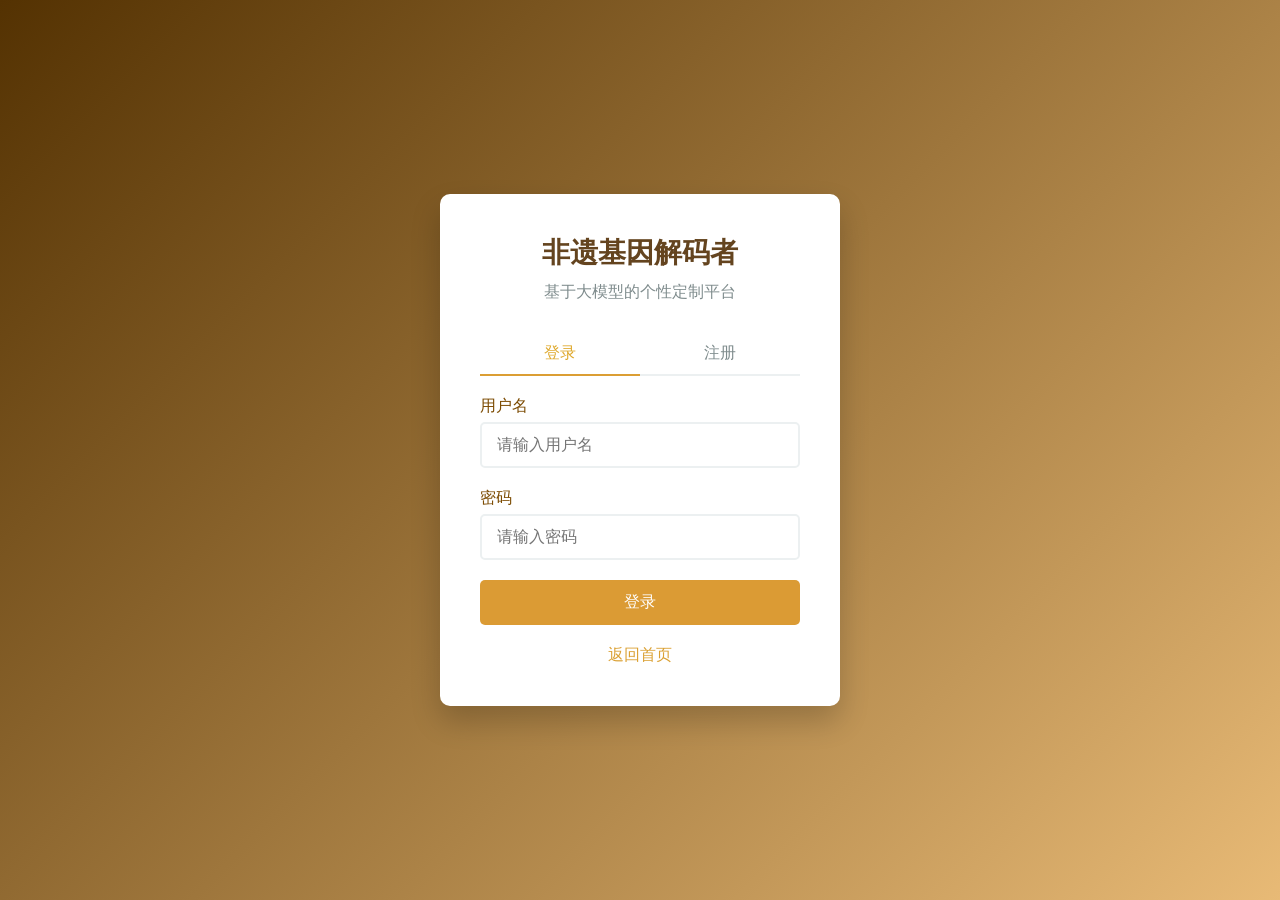
<file: login.html>
<!DOCTYPE html>
<html lang="zh-CN">
<head>
    <meta charset="UTF-8">
    <meta name="viewport" content="width=device-width, initial-scale=1.0">
    <title>登录 - 非遗基因解码者</title>
    <style>
        * {
            margin: 0;
            padding: 0;
            box-sizing: border-box;
            font-family: 'Microsoft YaHei', sans-serif;
        }
        
        body {
            background: linear-gradient(135deg, #543202, #e8ba76);
            min-height: 100vh;
            display: flex;
            align-items: center;
            justify-content: center;
        }
        
        .login-container {
            background: white;
            border-radius: 10px;
            box-shadow: 0 15px 30px rgba(0, 0, 0, 0.2);
            width: 100%;
            max-width: 400px;
            padding: 40px;
        }
        
        .login-header {
            text-align: center;
            margin-bottom: 30px;
        }
        
        .login-header h1 {
            color: #64441f;
            font-size: 28px;
            margin-bottom: 10px;
        }
        
        .login-header p {
            color: #7f8c8d;
        }
        
        .form-group {
            margin-bottom: 20px;
        }
        
        .form-group label {
            display: block;
            margin-bottom: 5px;
            color: #7c4b02;
            font-weight: 500;
        }
        
        .form-group input {
            width: 100%;
            padding: 12px 15px;
            border: 2px solid #ecf0f1;
            border-radius: 5px;
            font-size: 16px;
            transition: border-color 0.3s;
        }
        
        .form-group input:focus {
            border-color: #dba634;
            outline: none;
        }
        
        .btn {
            width: 100%;
            padding: 12px;
            background-color: #db9b34;
            color: white;
            border: none;
            border-radius: 5px;
            font-size: 16px;
            font-weight: 500;
            cursor: pointer;
            transition: background-color 0.3s;
        }
        
        .btn:hover {
            background-color: #b98b29;
        }
        
        .login-footer {
            text-align: center;
            margin-top: 20px;
        }
        
        .login-footer a {
            color: #dba134;
            text-decoration: none;
        }
        
        .login-footer a:hover {
            text-decoration: underline;
        }
        
        .tabs {
            display: flex;
            margin-bottom: 20px;
            border-bottom: 2px solid #ecf0f1;
        }
        
        .tab {
            flex: 1;
            text-align: center;
            padding: 10px;
            cursor: pointer;
            color: #7f8c8d;
            font-weight: 500;
        }
        
        .tab.active {
            color: #dea728;
            border-bottom: 2px solid #db9e34;
            margin-bottom: -2px;
        }
        
        .tab-content {
            display: none;
        }
        
        .tab-content.active {
            display: block;
        }
    </style>
</head>
<body>
    <div class="login-container">
        <div class="login-header">
            <h1>非遗基因解码者</h1>
            <p>基于大模型的个性定制平台</p>
        </div>
        
        <div class="tabs">
            <div class="tab active" onclick="switchTab('login')">登录</div>
            <div class="tab" onclick="switchTab('register')">注册</div>
        </div>
        
        <div id="login-tab" class="tab-content active">
            <form id="login-form">
                <div class="form-group">
                    <label for="login-username">用户名</label>
                    <input type="text" id="login-username" placeholder="请输入用户名" required>
                </div>
                <div class="form-group">
                    <label for="login-password">密码</label>
                    <input type="password" id="login-password" placeholder="请输入密码" required>
                </div>
                <button type="submit" class="btn">登录</button>
            </form>
            <div class="login-footer">
                <a href="index.html">返回首页</a>
            </div>
        </div>
        
        <div id="register-tab" class="tab-content">
            <form id="register-form">
                <div class="form-group">
                    <label for="register-username">用户名</label>
                    <input type="text" id="register-username" placeholder="请输入用户名" required>
                </div>
                <div class="form-group">
                    <label for="register-email">邮箱</label>
                    <input type="email" id="register-email" placeholder="请输入邮箱" required>
                </div>
                <div class="form-group">
                    <label for="register-password">密码</label>
                    <input type="password" id="register-password" placeholder="请输入密码" required>
                </div>
                <div class="form-group">
                    <label for="register-confirm-password">确认密码</label>
                    <input type="password" id="register-confirm-password" placeholder="请再次输入密码" required>
                </div>
                <button type="submit" class="btn">注册</button>
            </form>
            <div class="login-footer">
                <a href="index.html">返回首页</a>
            </div>
        </div>
    </div>

    <script>
        function switchTab(tabName) {
            // 更新标签状态
            document.querySelectorAll('.tab').forEach(tab => {
                tab.classList.remove('active');
            });
            document.querySelectorAll('.tab-content').forEach(content => {
                content.classList.remove('active');
            });
            
            // 激活选中的标签
            event.target.classList.add('active');
            document.getElementById(tabName + '-tab').classList.add('active');
        }
        
        // 登录表单提交
        document.getElementById('login-form').addEventListener('submit', function(e) {
            e.preventDefault();
            const username = document.getElementById('login-username').value;
            const password = document.getElementById('login-password').value;
            
            // 简单的本地存储验证
            const users = JSON.parse(localStorage.getItem('users') || '[]');
            const user = users.find(u => u.username === username && u.password === password);
            
            if (user) {
                localStorage.setItem('currentUser', JSON.stringify(user));
                alert('登录成功！');
                window.location.href = 'index.html';
            } else {
                alert('用户名或密码错误！');
            }
        });
        
        // 注册表单提交
        document.getElementById('register-form').addEventListener('submit', function(e) {
            e.preventDefault();
            const username = document.getElementById('register-username').value;
            const email = document.getElementById('register-email').value;
            const password = document.getElementById('register-password').value;
            const confirmPassword = document.getElementById('register-confirm-password').value;
            
            if (password !== confirmPassword) {
                alert('两次输入的密码不一致！');
                return;
            }
            
            // 检查用户是否已存在
            const users = JSON.parse(localStorage.getItem('users') || '[]');
            if (users.find(u => u.username === username)) {
                alert('用户名已存在！');
                return;
            }
            
            // 保存新用户
            const newUser = {
                username,
                email,
                password,
                joinDate: new Date().toISOString()
            };
            
            users.push(newUser);
            localStorage.setItem('users', JSON.stringify(users));
            
            alert('注册成功！请登录。');
            switchTab('login');
        });
    </script>
</body>
</html>
</file>
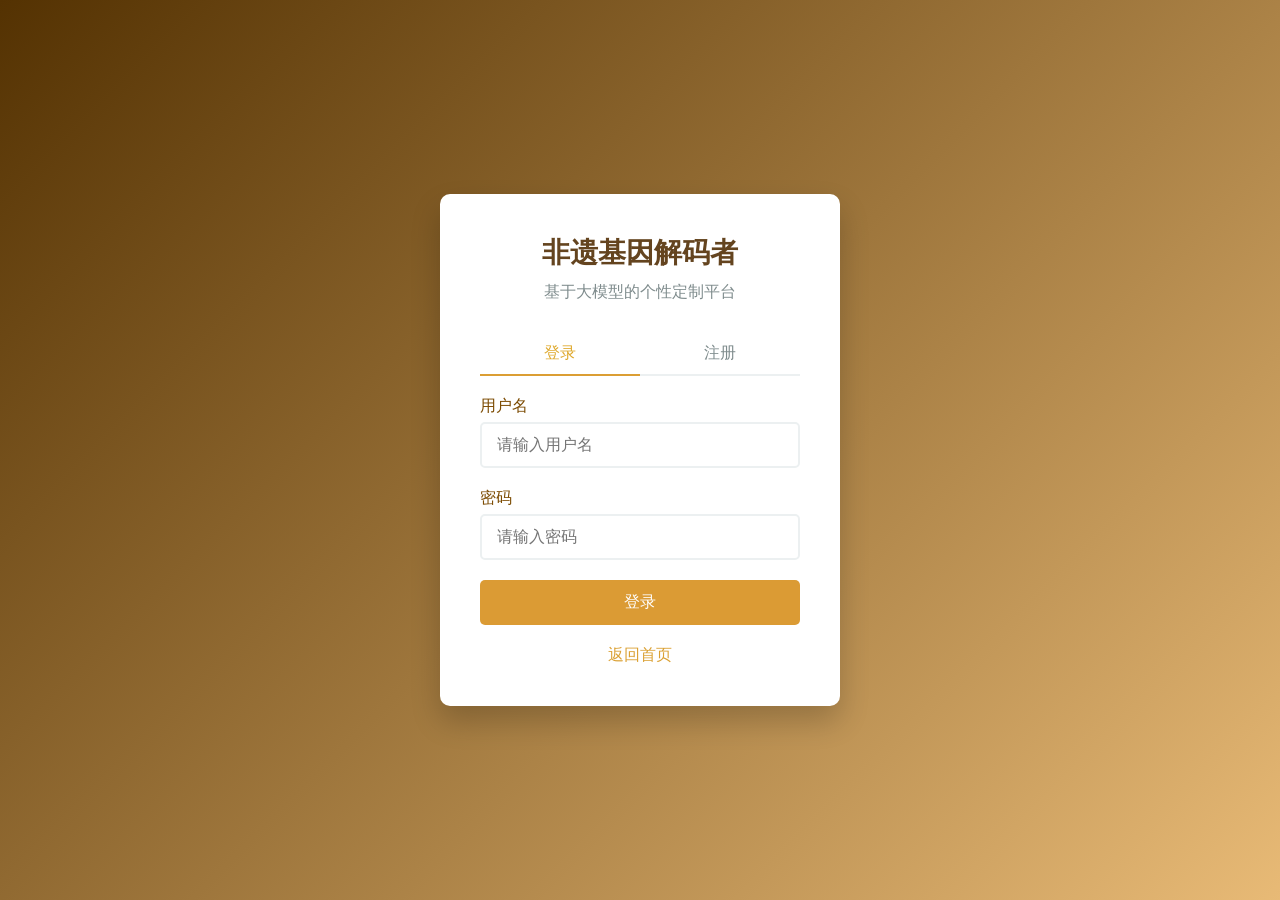
<file: personal.html>
<!DOCTYPE html>
<html lang="zh-CN">
<head>
    <meta charset="UTF-8">
    <meta name="viewport" content="width=device-width, initial-scale=1.0">
    <title>个人中心 - 非遗基因解码者</title>
    <link rel="stylesheet" href="https://cdnjs.cloudflare.com/ajax/libs/font-awesome/6.4.0/css/all.min.css">
    <link rel="stylesheet" href="common.css">
    <style>
        /* 个人中心特有样式 */
        .hero {
            background: linear-gradient(rgba(0, 0, 0, 0.3), rgba(0, 0, 0, 0.3)), url("images/ZEDVGTeS3THwt.jpg");
            background-size: cover;
            background-position: center;
            color: var(--light-text);
            padding: 80px 0;
            text-align: center;
        }
        
        .hero h1 {
            font-size: 3rem;
            margin-bottom: 20px;
            text-shadow: 2px 2px 4px rgba(0, 0, 0, 0.5);
        }
        
        .hero p {
            font-size: 1.2rem;
            max-width: 700px;
            margin: 0 auto;
        }
        
        .user-profile {
            background: white;
            border-radius: 10px;
            padding: 30px;
            margin: 40px 0;
            box-shadow: 0 5px 15px rgba(0, 0, 0, 0.05);
        }
        
        .profile-header {
            display: flex;
            align-items: center;
            margin-bottom: 30px;
            border-bottom: 1px solid #eee;
            padding-bottom: 20px;
        }
        
        .avatar {
            width: 100px;
            height: 100px;
            background-color: var(--primary-color);
            border-radius: 50%;
            display: flex;
            align-items: center;
            justify-content: center;
            color: white;
            font-size: 36px;
            font-weight: bold;
            margin-right: 30px;
            box-shadow: 0 4px 10px rgba(0, 0, 0, 0.1);
        }
        
        .profile-info h2 {
            color: var(--dark-color);
            margin-bottom: 10px;
            font-size: 1.8rem;
        }
        
        .profile-info p {
            color: var(--text-color);
            margin-bottom: 5px;
        }
        
        .profile-stats {
            display: grid;
            grid-template-columns: repeat(auto-fit, minmax(200px, 1fr));
            gap: 20px;
            margin-bottom: 30px;
        }
        
        .stat-card {
            background: #f8f9fa;
            padding: 25px;
            border-radius: 8px;
            text-align: center;
            transition: transform 0.3s, box-shadow 0.3s;
            border-left: 4px solid var(--accent-color);
        }
        
        .stat-card:hover {
            transform: translateY(-5px);
            box-shadow: 0 10px 20px rgba(0, 0, 0, 0.1);
        }
        
        .stat-number {
            font-size: 32px;
            font-weight: bold;
            color: var(--primary-color);
            margin-bottom: 10px;
        }
        
        .stat-label {
            color: var(--dark-color);
            font-size: 16px;
            font-weight: 500;
        }
        
        .profile-actions {
            display: flex;
            gap: 15px;
            flex-wrap: wrap;
            margin-top: 30px;
            padding-top: 20px;
            border-top: 1px solid #eee;
        }
        
        .action-btn {
            padding: 12px 24px;
            background: var(--light-color);
            border: none;
            border-radius: 5px;
            cursor: pointer;
            transition: all 0.3s;
            font-weight: 500;
            color: var(--dark-color);
            display: flex;
            align-items: center;
            gap: 8px;
        }
        
        .action-btn:hover {
            background: var(--accent-color);
            transform: translateY(-3px);
            box-shadow: 0 5px 15px rgba(0, 0, 0, 0.1);
        }
        
        .section-title {
            text-align: center;
            margin-bottom: 40px;
            position: relative;
        }
        
        .section-title h2 {
            font-size: 2.5rem;
            color: var(--primary-color);
            display: inline-block;
            padding-bottom: 10px;
        }
        
        .section-title h2::after {
            content: '';
            position: absolute;
            width: 80px;
            height: 3px;
            background-color: var(--accent-color);
            bottom: 0;
            left: 50%;
            transform: translateX(-50%);
        }
        
        /* 响应式设计 */
        @media (max-width: 768px) {
            .profile-header {
                flex-direction: column;
                text-align: center;
            }
            
            .avatar {
                margin-right: 0;
                margin-bottom: 20px;
            }
            
            .profile-actions {
                justify-content: center;
            }
            
            .hero h1 {
                font-size: 2.2rem;
            }
            
            .hero p {
                font-size: 1rem;
            }
        }
    </style>
</head>
<body>
    <!-- 导航栏 -->
    <header>
        <div class="container">
            <nav class="navbar">
                <div class="logo">
                    <i class="fas fa-dna"></i>
                    <span>非遗基因解码者</span>
                </div>
                <ul class="nav-links">
                    <li><a href="index.html">首页</a></li>
                    <li><a href="heritage.html">非遗展示</a></li>
                    <li><a href="intelligent-qa.html">智能问答</a></li>
                    <li><a href="videos.html">短视频</a></li>
                    <li><a href="ai-creation.html">AI创作</a></li>
                    <li><a href="booking.html">预约体验</a></li>
                </ul>
                <div class="user-center">
                    <div id="user-info" style="display: none;">
                        <span id="welcome-message" style="margin-right: 10px;"></span>
                        <button onclick="logout()" class="btn" style="padding: 5px 10px; font-size: 14px;">退出</button>
                    </div>
                    <div id="login-btn">
                        <a href="login.html" class="btn" style="padding: 5px 10px; font-size: 14px;">登录/注册</a>
                    </div>
                </div>
            </nav>
        </div>
    </header>

    <main>
        <!-- 个人中心横幅 -->
        <section class="hero">
            <div class="container">
                <h1>个人中心</h1>
                <p>管理您的个人信息和活动记录</p>
            </div>
        </section>

        <div class="container">
            <div class="section-title">
                <h2>个人信息</h2>
            </div>
            
            <div class="user-profile">
                <div class="profile-header">
                    <div class="avatar" id="user-avatar">用户</div>
                    <div class="profile-info">
                        <h2 id="profile-username">用户名</h2>
                        <p id="profile-email">邮箱</p>
                        <p>注册时间: <span id="profile-join-date"></span></p>
                    </div>
                </div>
                
                <div class="section-title">
                    <h2>活动统计</h2>
                </div>
                
                <div class="profile-stats">
                    <div class="stat-card">
                        <div class="stat-number" id="qa-count">0</div>
                        <div class="stat-label">智能问答次数</div>
                    </div>
                    <div class="stat-card">
                        <div class="stat-number" id="creation-count">0</div>
                        <div class="stat-label">AI创作作品</div>
                    </div>
                    <div class="stat-card">
                        <div class="stat-number" id="booking-count">0</div>
                        <div class="stat-label">预约体验</div>
                    </div>
                </div>
                
                <div class="profile-actions">
                    <button class="action-btn" onclick="editProfile()">
                        <i class="fas fa-user-edit"></i> 编辑资料
                    </button>
                    <button class="action-btn" onclick="viewHistory()">
                        <i class="fas fa-history"></i> 查看历史记录
                    </button>
                    <button class="action-btn" onclick="changePassword()">
                        <i class="fas fa-key"></i> 修改密码
                    </button>
                    <button class="action-btn" onclick="logout()">
                        <i class="fas fa-sign-out-alt"></i> 退出登录
                    </button>
                </div>
            </div>
        </div>
    </main>

    <!-- 页脚 -->
    <footer>
        <div class="container">
            <div class="footer-content">
                <div class="footer-column">
                    <h3>非遗基因解码者</h3>
                    <p>基于大模型的非遗文化传承与创新平台，致力于非物质文化遗产的保护、传播与创新。</p>
                    <div class="social-links">
                        <a href="#"><i class="fab fa-weixin"></i></a>
                        <a href="#"><i class="fab fa-weibo"></i></a>
                        <a href="#"><i class="fab fa-qq"></i></a>
                        <a href="#"><i class="fab fa-github"></i></a>
                    </div>
                </div>
                <div class="footer-column">
                    <h3>快速链接</h3>
                    <ul class="footer-links">
                        <li><a href="index.html">首页</a></li>
                        <li><a href="heritage.html">非遗展示</a></li>
                        <li><a href="intelligent-qa.html">智能问答</a></li>
                        <li><a href="videos.html">短视频</a></li>
                        <li><a href="ai-creation.html">AI创作</a></li>
                        <li><a href="booking.html">预约体验</a></li>
                    </ul>
                </div>
                <div class="footer-column">
                    <h3>联系我们</h3>
                    <ul class="footer-links">
                        <li><i class="fas fa-map-marker-alt"></i> 南京市栖霞区仙林街道文苑路9号</li>
                        <li><i class="fas fa-phone"></i> 188-5169-9602</li>
                        <li><i class="fas fa-envelope"></i> 3219565859@qq.com</li>
                    </ul>
                </div>
            </div>
            <div class="copyright">
                <p>&copy; 2025 非遗基因解码者 - 基于大模型的个性定制平台 | 版权所有</p>
            </div>
        </div>
    </footer>

    <script>
        // 检查登录状态并加载用户信息
        document.addEventListener('DOMContentLoaded', function() {
            const currentUser = JSON.parse(localStorage.getItem('currentUser'));
            const userInfo = document.getElementById('user-info');
            const loginBtn = document.getElementById('login-btn');
            const welcomeMessage = document.getElementById('welcome-message');
            
            if (currentUser) {
                // 显示用户信息
                document.getElementById('profile-username').textContent = currentUser.username;
                document.getElementById('profile-email').textContent = currentUser.email;
                document.getElementById('user-avatar').textContent = currentUser.username.charAt(0);
                
                if (currentUser.joinDate) {
                    const joinDate = new Date(currentUser.joinDate);
                    document.getElementById('profile-join-date').textContent = joinDate.toLocaleDateString();
                }
                
                // 更新导航栏
                welcomeMessage.textContent = `欢迎，${currentUser.username}`;
                userInfo.style.display = 'block';
                loginBtn.style.display = 'none';
                
                // 加载用户统计数据
                loadUserStats();
            } else {
                // 未登录，跳转到登录页面
                window.location.href = 'login.html';
            }
        });
        
        function loadUserStats() {
            // 这里可以从localStorage或其他地方加载用户统计数据
            // 示例数据
            document.getElementById('qa-count').textContent = '12';
            document.getElementById('creation-count').textContent = '5';
            document.getElementById('booking-count').textContent = '3';
        }
        
        function editProfile() {
            alert('编辑资料功能正在开发中');
        }
        
        function viewHistory() {
            alert('查看历史记录功能正在开发中');
        }
        
        function changePassword() {
            alert('修改密码功能正在开发中');
        }
        
        function logout() {
            localStorage.removeItem('currentUser');
            window.location.href = 'index.html';
        }
    </script>
</body>
</html>
</file>
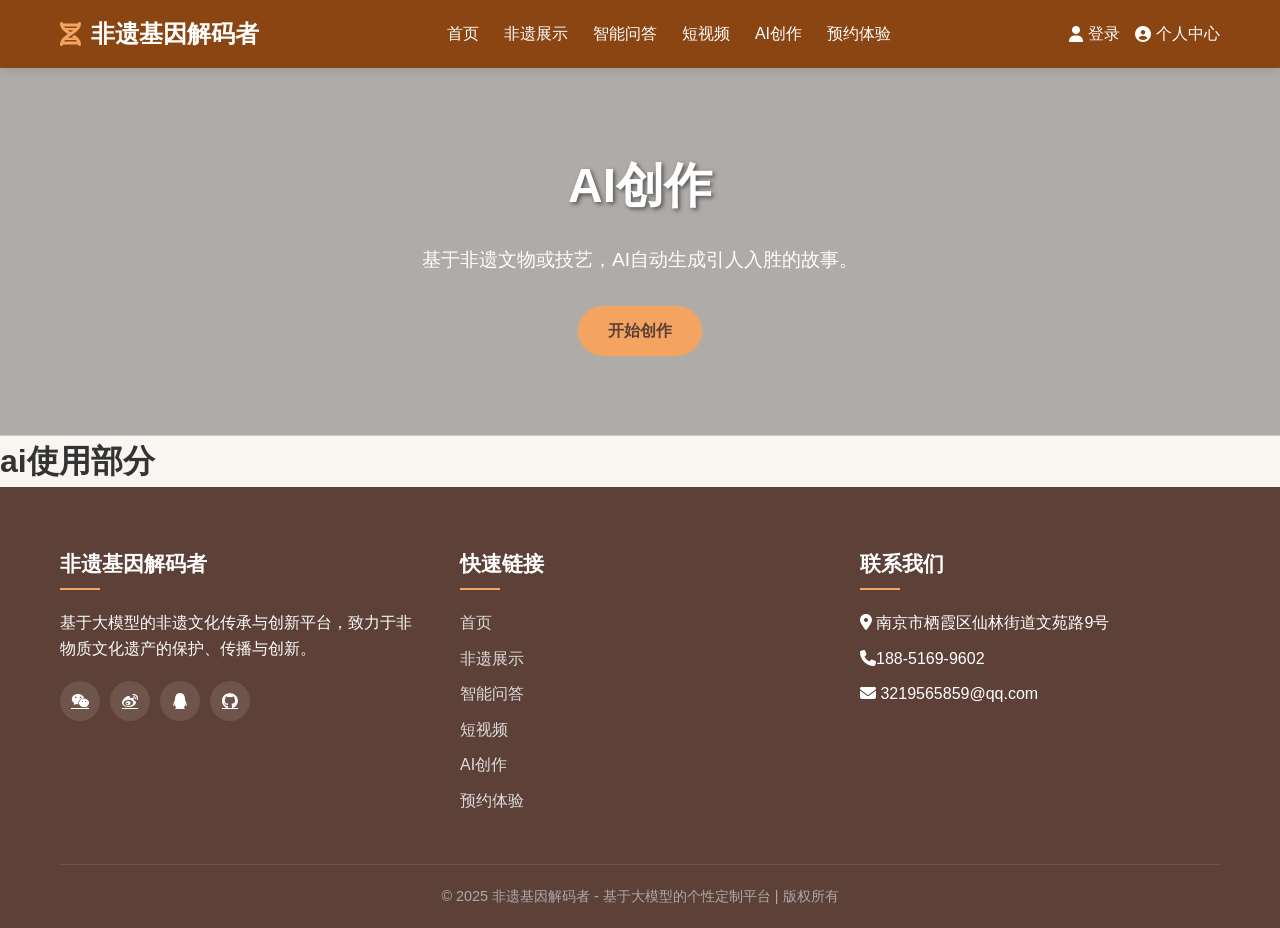
<file: story-generator.html>
<!DOCTYPE html>
<html lang="zh-CN">
<head>
    <meta charset="UTF-8">
    <meta name="viewport" content="width=device-width, initial-scale=1.0">
    <title>非遗基因解码者：基于大模型的个性定制平台</title>
    <link rel="stylesheet" href="https://cdnjs.cloudflare.com/ajax/libs/font-awesome/6.4.0/css/all.min.css">
    <style>
        * {
            margin: 0;
            padding: 0;
            box-sizing: border-box;
            font-family: 'Microsoft YaHei', sans-serif;
        }
        
        :root {
            --primary-color: #8B4513;
            --secondary-color: #D2691E;
            --accent-color: #F4A460;
            --light-color: #FAEBD7;
            --dark-color: #5D4037;
            --text-color: #333;
            --light-text: #fff;
        }
        
        body {
            background-color: #f9f5f0;
            color: var(--text-color);
            line-height: 1.6;
        }
        
        .container {
            max-width: 1200px;
            margin: 0 auto;
            padding: 0 20px;
        }
        
        /* 导航栏样式 */
        header {
            background-color: var(--primary-color);
            color: var(--light-text);
            padding: 15px 0;
            box-shadow: 0 2px 10px rgba(0, 0, 0, 0.1);
            position: sticky;
            top: 0;
            z-index: 100;
        }
        
        .navbar {
            display: flex;
            justify-content: space-between;
            align-items: center;
        }
        
        .logo {
            font-size: 24px;
            font-weight: bold;
            display: flex;
            align-items: center;
        }
        
        .logo i {
            margin-right: 10px;
            color: var(--accent-color);
        }
        
        .nav-links {
            display: flex;
            list-style: none;
        }
        
        .nav-links li {
            margin-left: 25px;
        }
        
        .nav-links a {
            color: var(--light-text);
            text-decoration: none;
            font-weight: 500;
            transition: color 0.3s;
        }
        
        .nav-links a:hover {
            color: var(--accent-color);
        }
        
        .user-actions {
            display: flex;
            align-items: center;
        }
        
        .user-actions a {
            color: var(--light-text);
            text-decoration: none;
            margin-left: 15px;
            display: flex;
            align-items: center;
        }
        
        .user-actions i {
            margin-right: 5px;
        }
        
        /* 非遗展示区样式 */
        .heritage-showcase {
           background: linear-gradient(rgba(0, 0, 0, 0.3), rgba(0, 0, 0, 0.3)), url('https://oss.ppter8.com/ZEDVGTeS3THwt2MLB12TzVQ8jxeqqEN4GseW9zo0.jpg');

            background-size: cover;
            background-position: center;
            color: var(--light-text);
            padding: 80px 0;
            text-align: center;
        }
        
        .heritage-showcase h1 {
            font-size: 3rem;
            margin-bottom: 20px;
            text-shadow: 2px 2px 4px rgba(0, 0, 0, 0.5);
        }
        
        .heritage-showcase p {
            font-size: 1.2rem;
            max-width: 700px;
            margin: 0 auto 30px;
        }
        
        .btn {
            display: inline-block;
            background-color: var(--accent-color);
            color: var(--dark-color);
            padding: 12px 30px;
            border-radius: 30px;
            text-decoration: none;
            font-weight: bold;
            transition: all 0.3s;
            border: none;
            cursor: pointer;
        }
        
        .btn:hover {
            background-color: var(--secondary-color);
            transform: translateY(-3px);
            box-shadow: 0 5px 15px rgba(0, 0, 0, 0.1);
        }
        
        /* 非遗项目展示区样式 */
        .section {
            padding: 80px 0;
        }
        
        .section-title {
            text-align: center;
            margin-bottom: 50px;
            position: relative;
        }
        
        .section-title h2 {
            font-size: 2.5rem;
            color: var(--primary-color);
            display: inline-block;
            padding-bottom: 10px;
        }
        
        .section-title h2::after {
            content: '';
            position: absolute;
            width: 80px;
            height: 3px;
            background-color: var(--accent-color);
            bottom: 0;
            left: 50%;
            transform: translateX(-50%);
        }
        
        .cards {
            display: grid;
            grid-template-columns: repeat(auto-fit, minmax(300px, 1fr));
            gap: 30px;
        }
        
        .card {
            background-color: white;
            border-radius: 10px;
            overflow: hidden;
            box-shadow: 0 5px 15px rgba(0, 0, 0, 0.1);
            transition: transform 0.3s;
        }
        
        .card:hover {
            transform: translateY(-10px);
        }
        
        .card-img {
            height: 200px;
            overflow: hidden;
        }
        
        .card-img img {
            width: 100%;
            height: 100%;
            object-fit: cover;
            transition: transform 0.5s;
        }
        
        .card:hover .card-img img {
            transform: scale(1.1);
        }
        
        .card-content {
            padding: 20px;
        }
        
        .card-content h3 {
            font-size: 1.5rem;
            margin-bottom: 10px;
            color: var(--primary-color);
        }
        
        .card-content p {
            color: #666;
            margin-bottom: 15px;
        }
        
        /* 功能区域样式 */
        .features {
            background-color: var(--light-color);
        }
        
        .feature-grid {
            display: grid;
            grid-template-columns: repeat(auto-fit, minmax(250px, 1fr));
            gap: 30px;
        }
        
        .feature-item {
            text-align: center;
            padding: 30px 20px;
            background-color: white;
            border-radius: 10px;
            box-shadow: 0 5px 15px rgba(0, 0, 0, 0.05);
            transition: all 0.3s;
        }
        
        .feature-item:hover {
            transform: translateY(-5px);
            box-shadow: 0 10px 25px rgba(0, 0, 0, 0.1);
        }
        
        .feature-icon {
            font-size: 3rem;
            color: var(--primary-color);
            margin-bottom: 20px;
        }
        
        .feature-item h3 {
            font-size: 1.5rem;
            margin-bottom: 15px;
            color: var(--dark-color);
        }
        
        .feature-item p {
            color: #666;
            margin-bottom: 20px;
        }
        
        /* 页脚样式 */
        footer {
            background-color: var(--dark-color);
            color: var(--light-text);
            padding: 60px 0 20px;
        }
        
        .footer-content {
            display: grid;
            grid-template-columns: repeat(auto-fit, minmax(200px, 1fr));
            gap: 40px;
            margin-bottom: 40px;
        }
        
        .footer-column h3 {
            font-size: 1.3rem;
            margin-bottom: 20px;
            position: relative;
            padding-bottom: 10px;
        }
        
        .footer-column h3::after {
            content: '';
            position: absolute;
            width: 40px;
            height: 2px;
            background-color: var(--accent-color);
            bottom: 0;
            left: 0;
        }
        
        .footer-links {
            list-style: none;
        }
        
        .footer-links li {
            margin-bottom: 10px;
        }
        
        .footer-links a {
            color: #ddd;
            text-decoration: none;
            transition: color 0.3s;
        }
        
        .footer-links a:hover {
            color: var(--accent-color);
        }
        
        .social-links {
            display: flex;
            margin-top: 20px;
        }
        
        .social-links a {
            display: flex;
            align-items: center;
            justify-content: center;
            width: 40px;
            height: 40px;
            background-color: rgba(255, 255, 255, 0.1);
            border-radius: 50%;
            margin-right: 10px;
            color: var(--light-text);
            transition: all 0.3s;
        }
        
        .social-links a:hover {
            background-color: var(--accent-color);
            transform: translateY(-3px);
        }
        
        .copyright {
            text-align: center;
            padding-top: 20px;
            border-top: 1px solid rgba(255, 255, 255, 0.1);
            font-size: 0.9rem;
            color: #aaa;
        }
        
        /* 响应式设计 */
        @media (max-width: 768px) {
            .navbar {
                flex-direction: column;
                text-align: center;
            }
            
            .nav-links {
                margin-top: 20px;
                flex-wrap: wrap;
                justify-content: center;
            }
            
            .nav-links li {
                margin: 5px 10px;
            }
            
            .user-actions {
                margin-top: 15px;
            }
            
            .heritage-showcase h1 {
                font-size: 2.2rem;
            }
            
            .heritage-showcase p {
                font-size: 1rem;
            }
        }
    </style>
</head>

<body>
    <!-- 导航栏 -->
    <header>
        <div class="container">
            <nav class="navbar">
                <div class="logo">
                    <i class="fas fa-dna"></i>
                    <span>非遗基因解码者</span>
                </div>
                <ul class="nav-links">
                    <li><a href="index.html">首页</a></li>
                    <li><a href="heritage.html">非遗展示</a></li>
                    <li><a href="intelligent-qa.html">智能问答</a></li>
                    <li><a href="videos.html">短视频</a></li>
                    <li><a href="ai-creation.html">AI创作</a></li>
                    <li><a href="booking.html">预约体验</a></li>
                </ul>
                <div class="user-actions">
                    <a href="login.html"><i class="fas fa-user"></i> 登录</a>
                    <a href="personal.html"><i class="fas fa-user-circle"></i> 个人中心</a>
                </div>
            </nav>
        </div>
    </header>

 <!-- AI创作展示区 -->
    <section class="heritage-showcase">
        <div class="container">
            <h1>AI创作</h1>
            <p>基于非遗文物或技艺，AI自动生成引人入胜的故事。</p>
            <a href="#creation-tools" class="btn">开始创作</a>
        </div>
    </section>

<div>
<h1>ai使用部分</h1>
</div>

<!-- 页脚 -->
    <footer>
        <div class="container">
            <div class="footer-content">
                <div class="footer-column">
                    <h3>非遗基因解码者</h3>
                    <p>基于大模型的非遗文化传承与创新平台，致力于非物质文化遗产的保护、传播与创新。</p>
                    <div class="social-links">
                        <a href="#"><i class="fab fa-weixin"></i></a>
                        <a href="#"><i class="fab fa-weibo"></i></a>
                        <a href="#"><i class="fab fa-qq"></i></a>
                        <a href="#"><i class="fab fa-github"></i></a>
                    </div>
                </div>
                <div class="footer-column">
                    <h3>快速链接</h3>
                    <ul class="footer-links">
                        <li><a href="index.html">首页</a></li>
                        <li><a href="heritage.html">非遗展示</a></li>
                        <li><a href="intelligent-qa.html">智能问答</a></li>
                        <li><a href="videos.html">短视频</a></li>
                        <li><a href="ai-creation.html">AI创作</a></li>
                        <li><a href="booking.html">预约体验</a></li>
                    </ul>
                </div>
                <div class="footer-column">
                    <h3>联系我们</h3>
                    <ul class="footer-links">
                        <li><i class="fas fa-map-marker-alt"></i> 南京市栖霞区仙林街道文苑路9号</li>
                        <li><i class="fas fa-phone"></i>188-5169-9602</li>
                        <li><i class="fas fa-envelope"></i> 3219565859@qq.com</li>
                    </ul>
                </div>
            </div>
            <div class="copyright">
                <p>&copy; 2025 非遗基因解码者 - 基于大模型的个性定制平台 | 版权所有</p>
            </div>
        </div>
    </footer>

    <script>
        // 简单的交互效果
        document.addEventListener('DOMContentLoaded', function() {
            // 卡片悬停效果增强
            const cards = document.querySelectorAll('.card');
            cards.forEach(card => {
                card.addEventListener('mouseenter', function() {
                    this.style.transform = 'translateY(-10px)';
                });
                
                card.addEventListener('mouseleave', function() {
                    this.style.transform = 'translateY(0)';
                });
            });
            
            // 按钮点击效果
            const buttons = document.querySelectorAll('.btn');
            buttons.forEach(button => {
                button.addEventListener('click', function() {
                    this.style.transform = 'scale(0.95)';
                    setTimeout(() => {
                        this.style.transform = '';
                    }, 200);
                });
            });
            
            // 检查用户登录状态
            const currentUser = localStorage.getItem('currentUser');
            if (currentUser) {
                const user = JSON.parse(currentUser);
                const userActions = document.querySelector('.user-actions');
                userActions.innerHTML = `
                    <a href="personal.html"><i class="fas fa-user-circle"></i> ${user.username}</a>
                    <a href="#" id="logout"><i class="fas fa-sign-out-alt"></i> 退出</a>
                `;
                
                document.getElementById('logout').addEventListener('click', function(e) {
                    e.preventDefault();
                    localStorage.removeItem('currentUser');
                    window.location.reload();
                });
            }
        });
    </script>
</body>
</html>
</file>
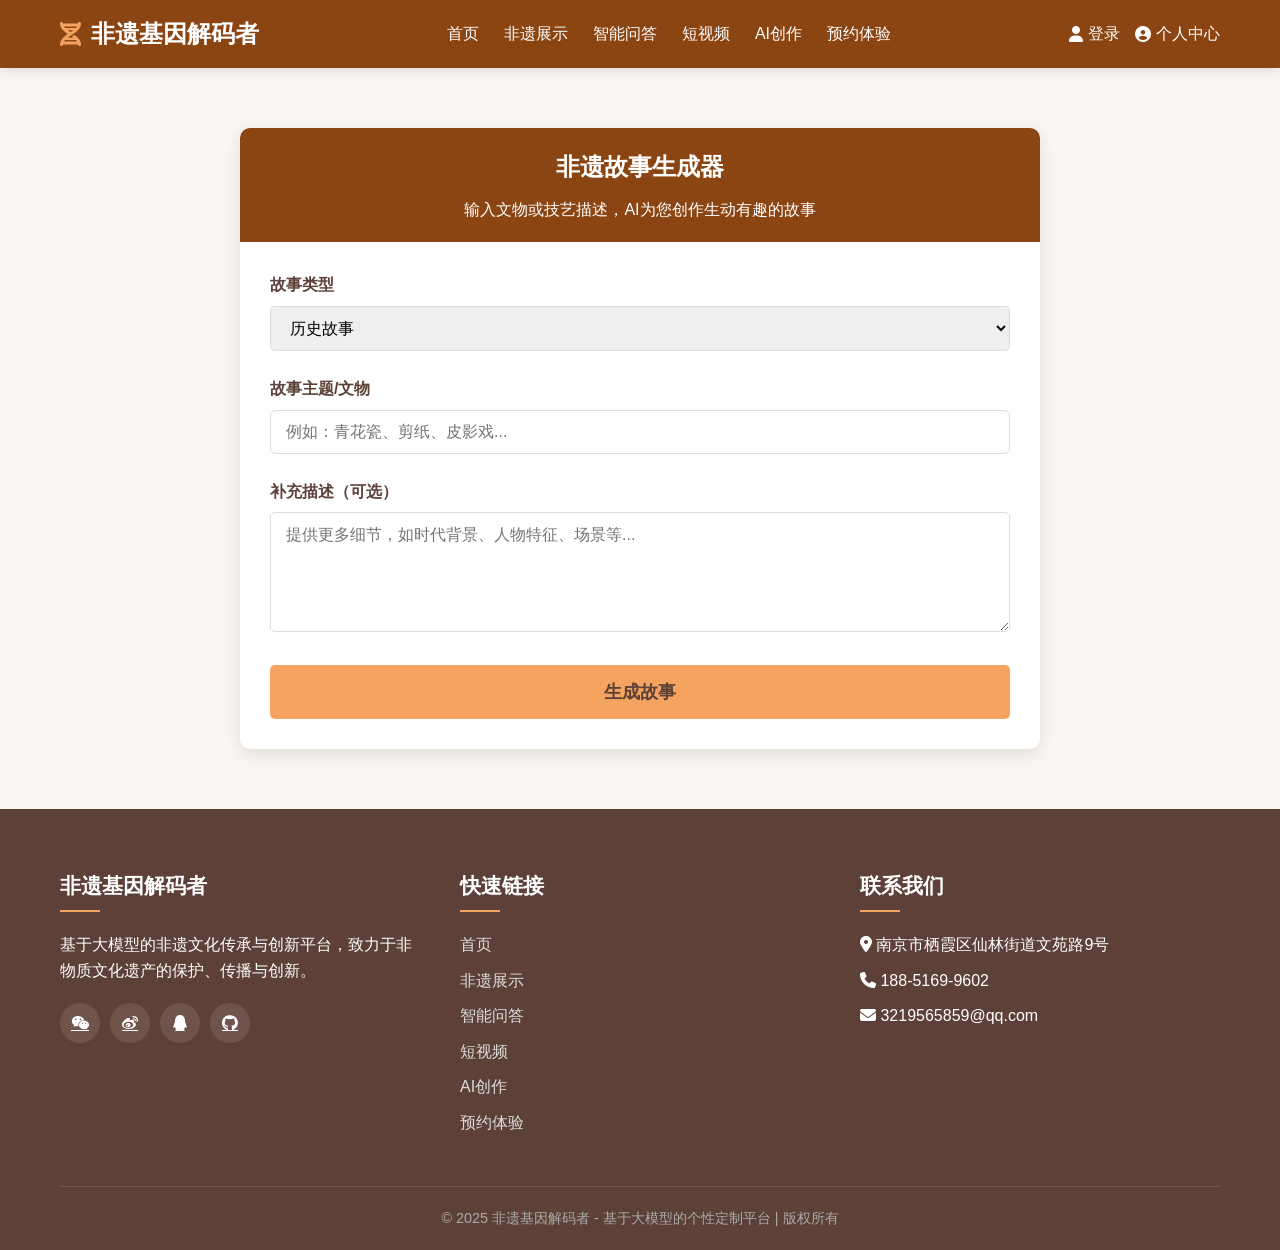
<file: story-generator1.html>
<!DOCTYPE html>
<html lang="zh-CN">
<head>
    <meta charset="UTF-8">
    <meta name="viewport" content="width=device-width, initial-scale=1.0">
    <title>故事生成器 - 非遗基因解码者</title>
    <link rel="stylesheet" href="common.css">
    <link rel="stylesheet" href="https://cdnjs.cloudflare.com/ajax/libs/font-awesome/6.4.0/css/all.min.css">
    <style>
        /* 故事生成器特有样式 */
        .story-generator {
            padding: 60px 0;
            background-color: #f9f5f0;
        }
        
        .generator-container {
            display: flex;
            flex-direction: column;
            max-width: 800px;
            margin: 0 auto;
            background-color: white;
            border-radius: 10px;
            box-shadow: 0 5px 15px rgba(0, 0, 0, 0.1);
            overflow: hidden;
        }
        
        .generator-header {
            background-color: var(--primary-color);
            color: var(--light-text);
            padding: 20px;
            text-align: center;
        }
        
        .generator-header h2 {
            margin-bottom: 10px;
        }
        
        .generator-body {
            padding: 30px;
        }
        
        .input-group {
            margin-bottom: 25px;
        }
        
        .input-group label {
            display: block;
            margin-bottom: 8px;
            font-weight: bold;
            color: var(--dark-color);
        }
        
        .input-group input,
        .input-group textarea,
        .input-group select {
            width: 100%;
            padding: 12px 15px;
            border: 1px solid #ddd;
            border-radius: 5px;
            font-size: 16px;
            transition: border-color 0.3s;
        }
        
        .input-group input:focus,
        .input-group textarea:focus,
        .input-group select:focus {
            border-color: var(--accent-color);
            outline: none;
        }
        
        .input-group textarea {
            min-height: 120px;
            resize: vertical;
        }
        
        .btn-generate {
            display: block;
            width: 100%;
            background-color: var(--accent-color);
            color: var(--dark-color);
            padding: 15px;
            border: none;
            border-radius: 5px;
            font-size: 18px;
            font-weight: bold;
            cursor: pointer;
            transition: all 0.3s;
        }
        
        .btn-generate:hover {
            background-color: var(--secondary-color);
            transform: translateY(-3px);
            box-shadow: 0 5px 15px rgba(0, 0, 0, 0.1);
        }
        
        .story-result {
            margin-top: 30px;
            padding: 20px;
            background-color: var(--light-color);
            border-radius: 5px;
            display: none;
        }
        
        .story-result h3 {
            margin-bottom: 15px;
            color: var(--primary-color);
            border-bottom: 2px solid var(--accent-color);
            padding-bottom: 8px;
        }
        
        .story-content {
            line-height: 1.8;
            font-size: 16px;
        }
        
        .loading {
            display: none;
            text-align: center;
            padding: 20px;
        }
        
        .loading i {
            font-size: 24px;
            color: var(--primary-color);
            animation: spin 1s linear infinite;
        }
        
        @keyframes spin {
            0% { transform: rotate(0deg); }
            100% { transform: rotate(360deg); }
        }
        
        .preset-questions {
            display: none; /* 隐藏预设示例部分 */
        }
        
        /* 响应式设计 */
        @media (max-width: 768px) {
            .generator-body {
                padding: 20px;
            }
        }
    </style>
</head>
<body>
    <!-- 导航栏 -->
    <header>
        <div class="container">
            <nav class="navbar">
                <div class="logo">
                    <i class="fas fa-dna"></i>
                    <span>非遗基因解码者</span>
                </div>
                <ul class="nav-links">
                    <li><a href="index.html">首页</a></li>
                    <li><a href="heritage.html">非遗展示</a></li>
                    <li><a href="intelligent-qa.html">智能问答</a></li>
                    <li><a href="videos.html">短视频</a></li>
                    <li><a href="ai-creation.html">AI创作</a></li>
                    <li><a href="booking.html">预约体验</a></li>
                </ul>
                <div class="user-actions">
                    <a href="login.html"><i class="fas fa-user"></i> 登录</a>
                    <a href="personal.html"><i class="fas fa-user-circle"></i> 个人中心</a>
                </div>
            </nav>
        </div>
    </header>

    <!-- 故事生成器 -->
    <section class="story-generator">
        <div class="container">
            <div class="generator-container">
                <div class="generator-header">
                    <h2>非遗故事生成器</h2>
                    <p>输入文物或技艺描述，AI为您创作生动有趣的故事</p>
                </div>
                <div class="generator-body">
                    <div class="input-group">
                        <label for="story-type">故事类型</label>
                        <select id="story-type">
                            <option value="historical">历史故事</option>
                            <option value="legendary">传说故事</option>
                            <option value="modern">现代演绎</option>
                            <option value="educational">教育故事</option>
                        </select>
                    </div>
                    
                    <div class="input-group">
                        <label for="story-subject">故事主题/文物</label>
                        <input type="text" id="story-subject" placeholder="例如：青花瓷、剪纸、皮影戏...">
                    </div>
                    
                    <div class="input-group">
                        <label for="story-details">补充描述（可选）</label>
                        <textarea id="story-details" placeholder="提供更多细节，如时代背景、人物特征、场景等..."></textarea>
                    </div>
                    
                    <button class="btn-generate" id="generate-btn">生成故事</button>
                    
                    <div class="loading" id="loading">
                        <i class="fas fa-spinner"></i>
                        <p>AI正在创作中，请稍候...</p>
                    </div>
                    
                    <div class="story-result" id="story-result">
                        <h3>生成的故事</h3>
                        <div class="story-content" id="story-content"></div>
                    </div>
                    
                    <!-- 预设示例部分已隐藏 -->
                    <div class="preset-questions">
                        <h3>预设示例</h3>
                        <div class="preset-list">
                            <div class="preset-item" data-subject="青花瓷" data-details="元代景德镇青花瓷，描绘山水人物">
                                元代青花瓷的故事
                            </div>
                            <div class="preset-item" data-subject="剪纸艺术" data-details="北方民间剪纸，春节窗花">
                                剪纸艺术的起源故事
                            </div>
                            <div class="preset-item" data-subject="皮影戏" data-details="陕西皮影戏，讲述三国故事">
                                皮影戏的传奇故事
                            </div>
                            <div class="preset-item" data-subject="景泰蓝" data-details="明代景泰蓝工艺，宫廷御用">
                                景泰蓝工艺的传承故事
                            </div>
                        </div>
                    </div>
                </div>
            </div>
        </div>
    </section>

    <!-- 页脚 -->
    <footer>
        <div class="container">
            <div class="footer-content">
                <div class="footer-column">
                    <h3>非遗基因解码者</h3>
                    <p>基于大模型的非遗文化传承与创新平台，致力于非物质文化遗产的保护、传播与创新。</p>
                    <div class="social-links">
                        <a href="#"><i class="fab fa-weixin"></i></a>
                        <a href="#"><i class="fab fa-weibo"></i></a>
                        <a href="#"><i class="fab fa-qq"></i></a>
                        <a href="#"><i class="fab fa-github"></i></a>
                    </div>
                </div>
                <div class="footer-column">
                    <h3>快速链接</h3>
                    <ul class="footer-links">
                        <li><a href="index.html">首页</a></li>
                        <li><a href="heritage.html">非遗展示</a></li>
                        <li><a href="intelligent-qa.html">智能问答</a></li>
                        <li><a href="videos.html">短视频</a></li>
                        <li><a href="ai-creation.html">AI创作</a></li>
                        <li><a href="booking.html">预约体验</a></li>
                    </ul>
                </div>
                <div class="footer-column">
                    <h3>联系我们</h3>
                    <ul class="footer-links">
                        <li><i class="fas fa-map-marker-alt"></i> 南京市栖霞区仙林街道文苑路9号</li>
                        <li><i class="fas fa-phone"></i> 188-5169-9602</li>
                        <li><i class="fas fa-envelope"></i> 3219565859@qq.com</li>
                    </ul>
                </div>
            </div>
            <div class="copyright">
                <p>&copy; 2025 非遗基因解码者 - 基于大模型的个性定制平台 | 版权所有</p>
            </div>
        </div>
    </footer>

    <script>
        // 预设故事数据
        const storyData = {
            "青花瓷": {
                title: "青花瓷的传奇",
                content: `在元代的景德镇，有一位名叫李青的年轻陶工，他痴迷于陶瓷艺术。一天，他在梦中见到一位仙人，仙人告诉他："用天空的颜色描绘大地，用大地的精华创造永恒。"醒来后，李青深受启发，开始尝试用钴料在白瓷上作画。

经过无数次失败，李青终于掌握了青花瓷的烧制技术。他创作的青花瓷不仅色泽鲜艳，图案精美，更蕴含着深厚的文化内涵。他的作品很快传遍大江南北，甚至远销海外。

李青的青花瓷不仅是一种艺术品，更成为中外文化交流的桥梁。他的技艺代代相传，使青花瓷成为中国陶瓷艺术的瑰宝，至今仍闪耀着迷人的光芒。`
            },
            "剪纸艺术": {
                title: "剪纸的起源",
                content: `很久以前，在一个小村庄里，住着一位心灵手巧的姑娘叫巧儿。每到冬天，寒风从窗户缝隙中吹进来，让屋内变得寒冷。巧儿想出了一个办法，她用红纸剪出各种吉祥图案贴在窗户上，既挡住了寒风，又增添了节日气氛。

巧儿的剪纸技艺越来越精湛，她能剪出栩栩如生的动物、花卉和人物。村里的姑娘们都来向她学习，剪纸艺术就这样在民间传播开来。

后来，剪纸不仅用于装饰窗户，还成为节日庆典、婚庆喜事的重要元素。巧儿的剪纸艺术代代相传，成为中华民族宝贵的非物质文化遗产，象征着人民对美好生活的向往和祝福。`
            },
            "皮影戏": {
                title: "皮影戏的传奇",
                content: `相传在汉代，汉武帝因思念已故的李夫人，终日郁郁寡欢。一位名叫少翁的方士为了安慰皇帝，用棉帛裁剪成李夫人的形象，在灯光下投射到帷帐上。汉武帝看到后，仿佛见到了李夫人再生，十分欣慰。这便是皮影戏的雏形。

到了宋代，皮影戏已经发展成为一种成熟的民间艺术形式。艺人们用驴皮或牛皮雕刻成各种人物形象，通过灯光投射到白色幕布上，配合音乐和唱腔，演绎各种历史故事和民间传说。

皮影戏不仅是一种娱乐方式，更是传播历史文化、道德教育的重要载体。它融合了雕刻、绘画、音乐、戏剧等多种艺术形式，是中国民间艺术的瑰宝，被誉为"电影的始祖"。`
            },
            "景泰蓝": {
                title: "景泰蓝的传承",
                content: `明朝景泰年间，一位宫廷工匠在制作铜器时不小心将釉料洒在了铜胎上。烧制后，他发现这些釉料形成了美丽的蓝色花纹。这一偶然的发现，开启了景泰蓝工艺的辉煌历史。

景泰蓝工艺极为复杂，需要经过制胎、掐丝、点蓝、烧蓝、磨光、镀金等多道工序。每一件景泰蓝作品都是工匠们心血的结晶，凝聚着中国传统工艺的精髓。

清代，景泰蓝工艺达到顶峰，成为宫廷御用的重要工艺品。如今，景泰蓝已被列入国家级非物质文化遗产，其独特的艺术魅力和精湛的制作工艺，继续在世界艺术舞台上闪耀着东方智慧的光芒。`
            }
        };

        // 页面交互
        document.addEventListener('DOMContentLoaded', function() {
            const generateBtn = document.getElementById('generate-btn');
            const loading = document.getElementById('loading');
            const storyResult = document.getElementById('story-result');
            const storyContent = document.getElementById('story-content');
            const subjectInput = document.getElementById('story-subject');
            const detailsInput = document.getElementById('story-details');
            
            // 生成故事按钮点击事件
            generateBtn.addEventListener('click', function() {
                const subject = subjectInput.value.trim();
                const details = detailsInput.value.trim();
                
                if (!subject) {
                    alert('请输入故事主题或文物名称');
                    return;
                }
                
                // 显示加载状态
                loading.style.display = 'block';
                storyResult.style.display = 'none';
                
                // 模拟AI生成过程
                setTimeout(function() {
                    loading.style.display = 'none';
                    
                    // 查找匹配的故事或生成默认故事
                    let story = null;
                    for (const key in storyData) {
                        if (subject.includes(key)) {
                            story = storyData[key];
                            break;
                        }
                    }
                    
                    if (!story) {
                        // 如果没有匹配的预设故事，生成一个通用故事
                        story = {
                            title: `${subject}的故事`,
                            content: `在古老的中国，${subject}承载着深厚的文化内涵和民族智慧。${details ? details + '。' : ''}

这件珍贵的非物质文化遗产见证了中华民族的历史变迁，凝聚了无数匠人的心血与智慧。每一道工序、每一个细节都蕴含着丰富的文化密码，等待着我们去解读和传承。

今天，我们通过现代科技重新审视${subject}，不仅是为了保护这一宝贵的文化遗产，更是为了从中汲取灵感，创造出连接过去与未来的新篇章。`
                        };
                    }
                    
                    // 显示生成的故事
                    storyContent.innerHTML = `
                        <h4>${story.title}</h4>
                        <p>${story.content}</p>
                    `;
                    storyResult.style.display = 'block';
                    
                    // 添加按钮点击效果
                    generateBtn.style.transform = 'scale(0.95)';
                    setTimeout(() => {
                        generateBtn.style.transform = '';
                    }, 200);
                }, 1500);
            });
            
            // 检查用户登录状态
            const currentUser = localStorage.getItem('currentUser');
            if (currentUser) {
                const user = JSON.parse(currentUser);
                const userActions = document.querySelector('.user-actions');
                userActions.innerHTML = `
                    <a href="personal.html"><i class="fas fa-user-circle"></i> ${user.username}</a>
                    <a href="#" id="logout"><i class="fas fa-sign-out-alt"></i> 退出</a>
                `;
                
                document.getElementById('logout').addEventListener('click', function(e) {
                    e.preventDefault();
                    localStorage.removeItem('currentUser');
                    window.location.reload();
                });
            }
        });
    </script>
</body>
</html>
</file>
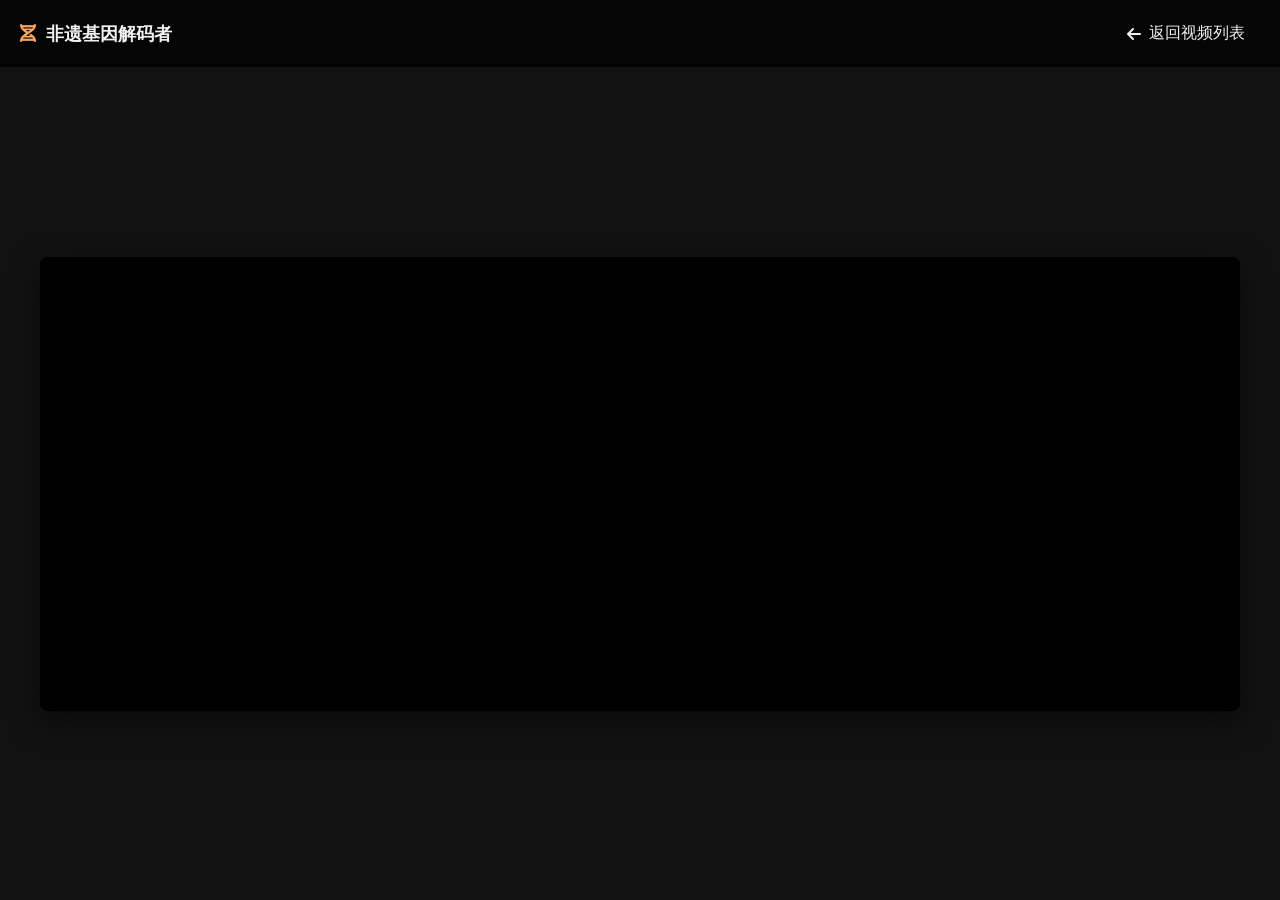
<file: video-player.html>
<!DOCTYPE html>
<html lang="zh-CN">
<head>
  <meta charset="UTF-8">
  <meta name="viewport" content="width=device-width, initial-scale=1.0">
  <title>非遗文化 · 苏绣视频播放</title>
  <link rel="stylesheet" href="https://cdnjs.cloudflare.com/ajax/libs/font-awesome/6.4.0/css/all.min.css">
  <style>
    * {
      margin: 0;
      padding: 0;
      box-sizing: border-box;
      font-family: "Microsoft Yahei", sans-serif;
    }

    body {
      background-color: #121212;
      color: #f0f0f0;
      overflow: hidden;
      height: 100vh;
      display: flex;
      flex-direction: column;
    }

    .header {
      display: flex;
      justify-content: space-between;
      align-items: center;
      padding: 15px 20px;
      background-color: rgba(0, 0, 0, 0.7);
      z-index: 10;
      position: relative;
    }

    .logo {
      display: flex;
      align-items: center;
      font-size: 18px;
      font-weight: bold;
    }

    .logo i {
      margin-right: 10px;
      color: #F4A460;
    }

    .back-btn {
      background: none;
      border: none;
      color: #f0f0f0;
      font-size: 16px;
      cursor: pointer;
      display: flex;
      align-items: center;
      padding: 8px 15px;
      border-radius: 4px;
      transition: background-color 0.3s;
      text-decoration: none;
    }

    .back-btn:hover {
      background-color: rgba(255, 255, 255, 0.1);
    }

    .back-btn i {
      margin-right: 8px;
    }

    .video-container {
      flex: 1;
      display: flex;
      justify-content: center;
      align-items: center;
      position: relative;
      overflow: hidden;
      padding: 20px;
    }

    .video-wrapper {
      width: 100%;
      max-width: 1200px;
      height: auto;
      max-height: 80vh;
      background-color: #000;
      border-radius: 8px;
      box-shadow: 0 10px 30px rgba(0, 0, 0, 0.5);
      overflow: hidden;
      position: relative;
    }

    .bilibili-player {
      width: 100%;
      height: 100%;
      min-height: 450px;
      border: none;
    }

    .video-info {
      position: absolute;
      top: 20px;
      left: 20px;
      background-color: rgba(0, 0, 0, 0.7);
      padding: 15px;
      border-radius: 8px;
      max-width: 400px;
      opacity: 0;
      transition: opacity 0.3s;
      z-index: 5;
    }

    .video-wrapper:hover .video-info {
      opacity: 1;
    }

    .video-title {
      font-size: 20px;
      margin-bottom: 8px;
      color: #F4A460;
    }

    .video-description {
      font-size: 14px;
      line-height: 1.5;
    }

    .loading-indicator {
      position: absolute;
      top: 50%;
      left: 50%;
      transform: translate(-50%, -50%);
      font-size: 40px;
      color: #F4A460;
      display: flex;
      flex-direction: column;
      align-items: center;
      text-align: center;
    }

    .loading-text {
      margin-top: 15px;
      font-size: 16px;
    }

    /* 响应式设计 */
    @media (max-width: 768px) {
      .video-wrapper {
        max-height: 70vh;
      }
      
      .video-info {
        max-width: 300px;
        font-size: 14px;
      }
      
      .video-title {
        font-size: 18px;
      }
    }

    /* 控制提示 */
    .controls-hint {
      position: absolute;
      bottom: 20px;
      left: 50%;
      transform: translateX(-50%);
      background-color: rgba(0, 0, 0, 0.7);
      padding: 10px 15px;
      border-radius: 20px;
      font-size: 14px;
      opacity: 0;
      transition: opacity 0.3s;
    }

    .video-wrapper:hover .controls-hint {
      opacity: 1;
    }
    
    /* 备用提示 */
    .fallback-message {
      display: none;
      position: absolute;
      top: 50%;
      left: 50%;
      transform: translate(-50%, -50%);
      text-align: center;
      background-color: rgba(0, 0, 0, 0.8);
      padding: 30px;
      border-radius: 10px;
      max-width: 500px;
      z-index: 10;
    }
    
    .fallback-message h3 {
      color: #F4A460;
      margin-bottom: 15px;
    }
    
    .fallback-message ul {
      text-align: left;
      margin: 15px 0;
      padding-left: 20px;
    }
    
    .fallback-message a {
      color: #F4A460;
      text-decoration: none;
      font-weight: bold;
      margin-top: 15px;
      display: inline-block;
      padding: 10px 20px;
      background-color: rgba(244, 164, 96, 0.2);
      border-radius: 5px;
    }
    
    .fallback-message a:hover {
      background-color: rgba(244, 164, 96, 0.4);
    }
    
    .try-again-btn {
      background-color: #F4A460;
      color: #5D4037;
      border: none;
      padding: 10px 20px;
      border-radius: 5px;
      cursor: pointer;
      font-weight: bold;
      margin-top: 15px;
      transition: background-color 0.3s;
    }
    
    .try-again-btn:hover {
      background-color: #D2691E;
    }
    
    /* 视频占位符 */
    .video-placeholder {
      width: 100%;
      height: 100%;
      display: flex;
      flex-direction: column;
      justify-content: center;
      align-items: center;
      background-color: #000;
      color: #fff;
      text-align: center;
      padding: 20px;
    }
    
    .video-placeholder i {
      font-size: 60px;
      margin-bottom: 20px;
      color: #F4A460;
    }
  </style>
</head>
<body>
  <div class="header">
    <div class="logo">
      <i class="fas fa-dna"></i>
      <span>非遗基因解码者</span>
    </div>
    <a href="videos.html" class="back-btn">
      <i class="fas fa-arrow-left"></i>
      返回视频列表
    </a>
  </div>

  <div class="video-container">
    <div class="loading-indicator" id="loading">
      <i class="fas fa-spinner fa-spin"></i>
      <div class="loading-text">正在加载苏绣视频...</div>
    </div>
    
    <div class="video-wrapper">
      <!-- B站嵌入式播放器 - 使用多种可能的嵌入方式 -->
      <iframe class="bilibili-player"
        src="https://player.bilibili.com/player.html?bvid=BV1iwbkeCEgv&page=1&high_quality=1&danmaku=0&autoplay=0"
        scrolling="no"
        frameborder="no"
        allowfullscreen="true"
        webkitallowfullscreen="true"
        mozallowfullscreen="true">
      </iframe>
      
      <div class="video-info">
        <h3 class="video-title">苏绣：丝线里的江南</h3>
        <p class="video-description">苏绣传承人展示"双面绣"绝技，一根丝线劈成十六份，看针线如何在绸缎上绣出灵动花鸟。</p>
      </div>
      
      <div class="controls-hint">
        使用B站播放器控制：空格键暂停/播放，F键全屏
      </div>
    </div>
    

  </div>

  <script>
    // 显示加载指示器
    const loadingIndicator = document.getElementById('loading');
    const fallbackMessage = document.getElementById('fallbackMessage');
    const tryAgainBtn = document.getElementById('tryAgainBtn');
    const iframe = document.querySelector('.bilibili-player');
    
    // 检测视频是否加载成功的超时时间（毫秒）
    const LOAD_TIMEOUT = 10000;
    let loadTimeoutId;
    
    // 当页面加载时显示加载指示器
    window.addEventListener('load', function() {
      // 设置超时检测
      loadTimeoutId = setTimeout(function() {
        showFallbackMessage('视频加载超时');
      }, LOAD_TIMEOUT);
      
      // 当iframe加载完成时隐藏加载指示器
      iframe.addEventListener('load', function() {
        clearTimeout(loadTimeoutId);
        loadingIndicator.style.display = 'none';
        
        // 额外检查：如果iframe高度异常，可能表示加载失败
        setTimeout(function() {
          if (iframe.offsetHeight < 100) {
            showFallbackMessage('视频播放器加载异常');
          }
        }, 1000);
      });
      
      // 如果iframe加载失败，也隐藏加载指示器
      iframe.addEventListener('error', function() {
        clearTimeout(loadTimeoutId);
        showFallbackMessage('视频加载失败');
      });
    });

    // 显示备用消息
    function showFallbackMessage(reason) {
      loadingIndicator.style.display = 'none';
      fallbackMessage.style.display = 'block';
      console.log('视频加载失败原因:', reason);
    }
    
    // 重新加载视频
    tryAgainBtn.addEventListener('click', function() {
      fallbackMessage.style.display = 'none';
      loadingIndicator.style.display = 'flex';
      
      // 重新设置超时检测
      loadTimeoutId = setTimeout(function() {
        showFallbackMessage('视频重新加载超时');
      }, LOAD_TIMEOUT);
      
      // 重新加载iframe
      iframe.src = iframe.src.replace(/\?.*$/, '') + '?t=' + new Date().getTime();
    });

    // 键盘快捷键
    document.addEventListener('keydown', function(e) {
      // F键切换全屏
      if (e.code === 'KeyF') {
        e.preventDefault();
        const videoWrapper = document.querySelector('.video-wrapper');
        if (!document.fullscreenElement) {
          if (videoWrapper.requestFullscreen) {
            videoWrapper.requestFullscreen();
          } else if (videoWrapper.webkitRequestFullscreen) {
            videoWrapper.webkitRequestFullscreen();
          } else if (videoWrapper.msRequestFullscreen) {
            videoWrapper.msRequestFullscreen();
          }
        } else {
          if (document.exitFullscreen) {
            document.exitFullscreen();
          } else if (document.webkitExitFullscreen) {
            document.webkitExitFullscreen();
          } else if (document.msExitFullscreen) {
            document.msExitFullscreen();
          }
        }
      }
    });
    
    // 尝试使用备用嵌入方法
    function tryAlternativeEmbed() {
      // 方法1: 使用不同的嵌入参数
      const alternativeSrc1 = "https://player.bilibili.com/player.html?bvid=BV1iwbkeCEgv&page=1&high_quality=1&danmaku=0&autoplay=0";
      
      // 方法2: 使用aid参数替代bvid
      const alternativeSrc2 = "https://player.bilibili.com/player.html?aid=842763466&page=1&high_quality=1&danmaku=0&autoplay=0";
      
      // 这里可以添加更多备选方案
      return [alternativeSrc1, alternativeSrc2];
    }
  </script>
</body>
</html>
</file>
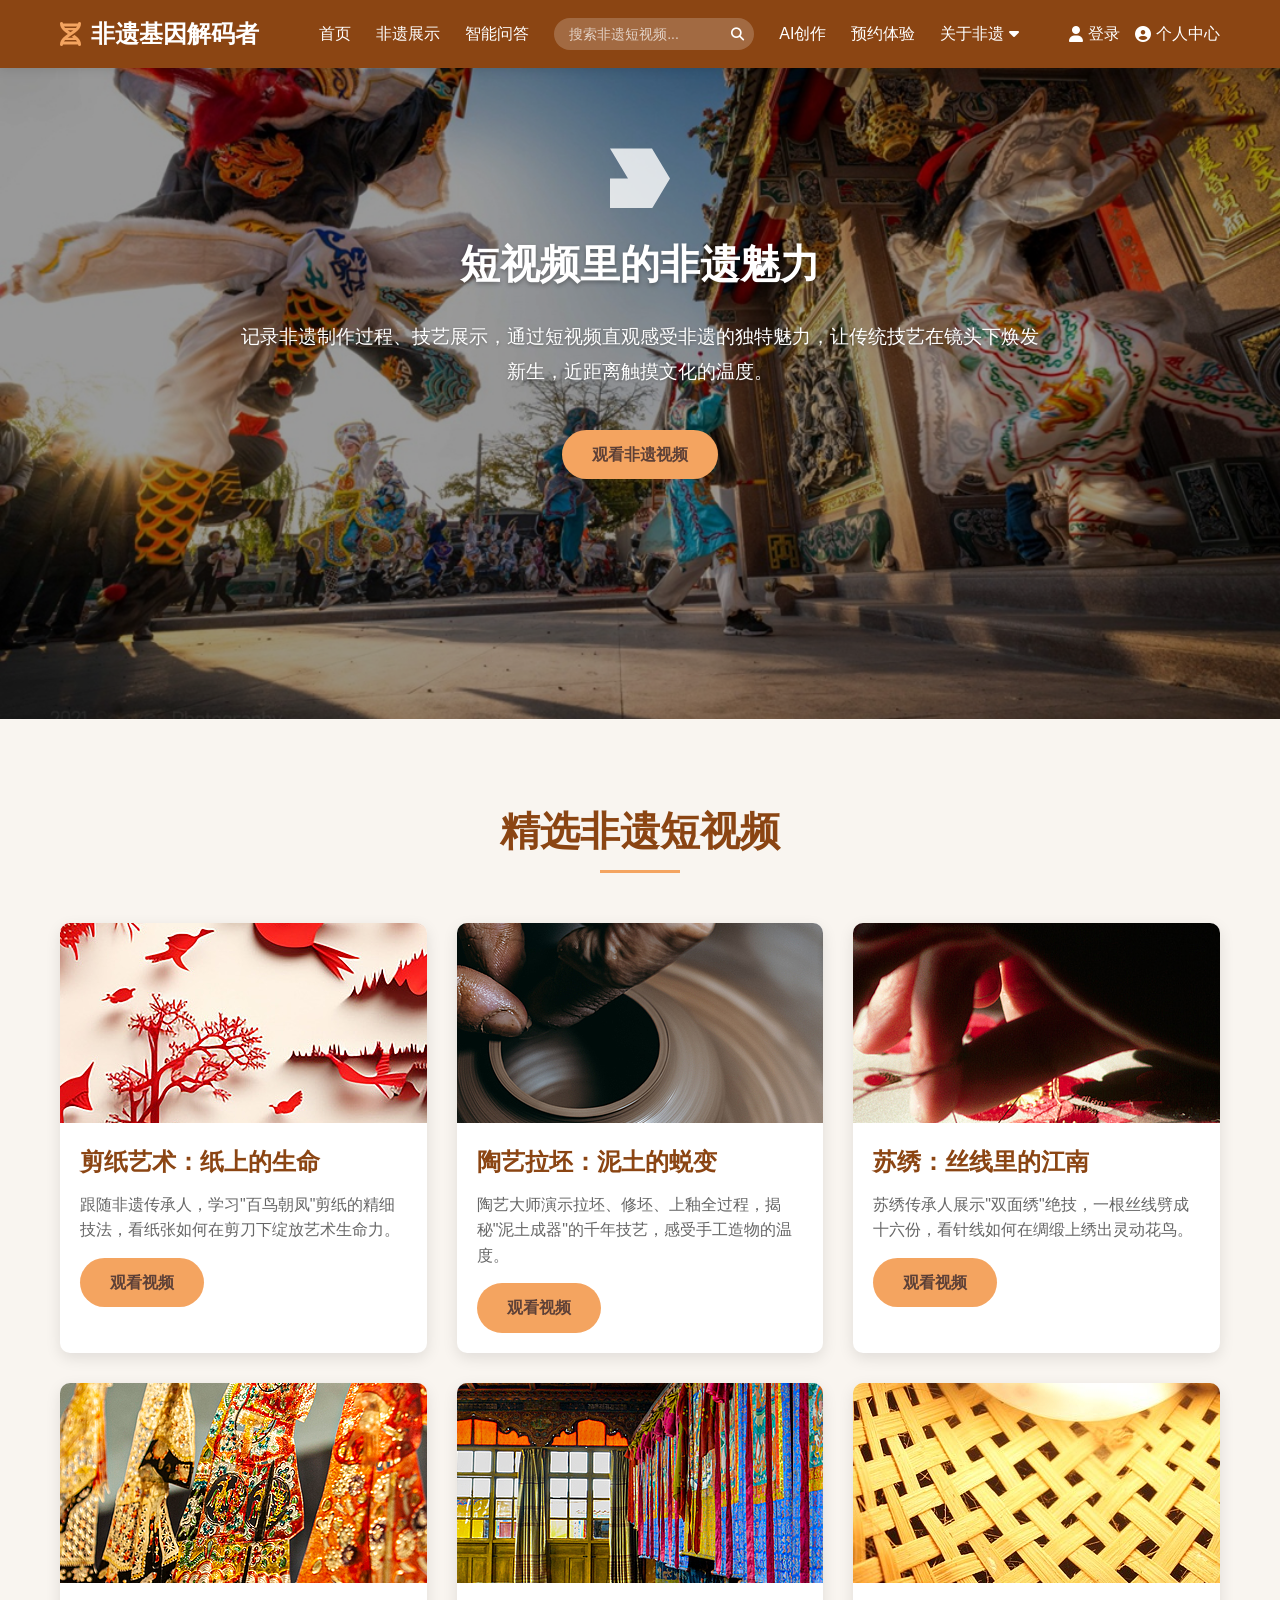
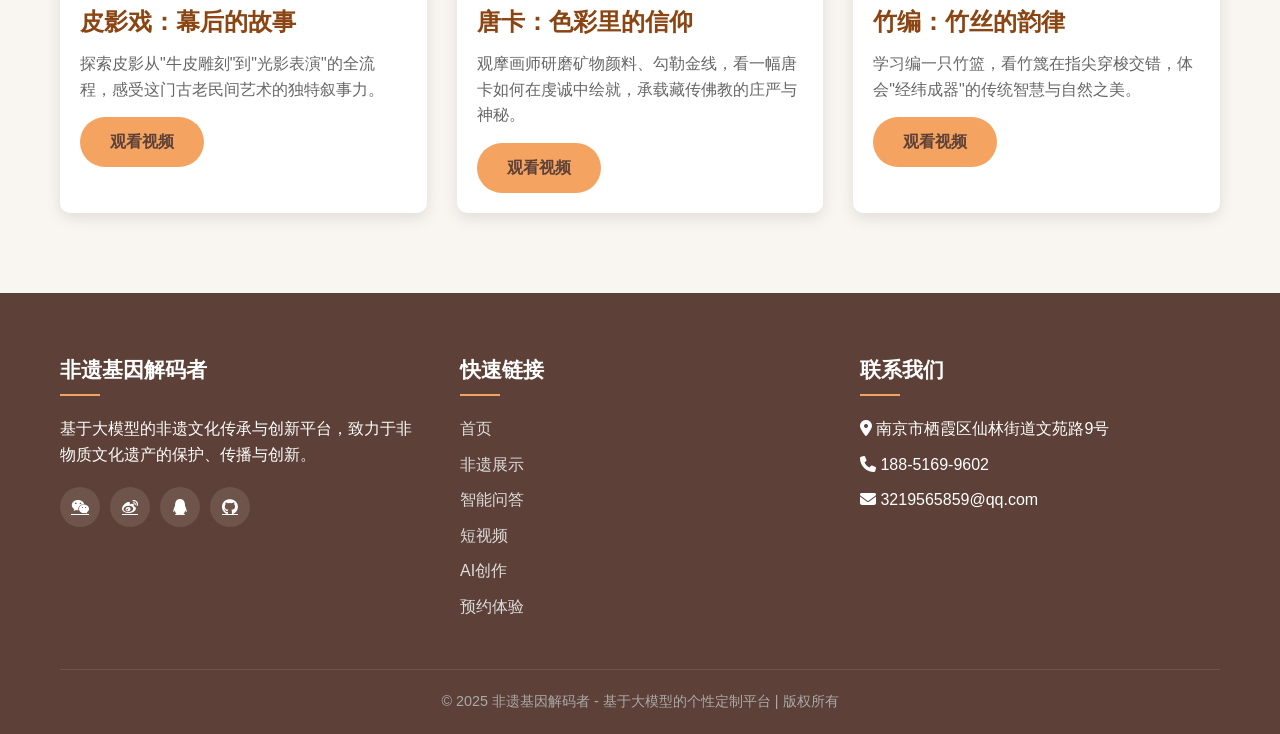
<file: videos.html>
<!DOCTYPE html>
<html lang="zh-CN">
<head>
  <meta charset="UTF-8">
  <meta name="viewport" content="width=device-width, initial-scale=1.0">
  <title>非遗文化 · 短视频展示</title>
  <link rel="stylesheet" href="https://cdnjs.cloudflare.com/ajax/libs/font-awesome/6.4.0/css/all.min.css">
  <style>
    /* 全局样式重置 & 基础设置 */
    * {
      margin: 0;
      padding: 0;
      box-sizing: border-box;
      font-family: "Microsoft Yahei", sans-serif;
    }

    :root {
            --primary-color: #8B4513;
            --secondary-color: #D2691E;
            --accent-color: #F4A460;
            --light-color: #FAEBD7;
            --dark-color: #5D4037;
            --text-color: #333;
            --light-text: #fff;
        }

    body {
      background-color: #f9f5f0;
      color: #333;
      line-height: 1.6;
    }
    
    .container {
            max-width: 1200px;
            margin: 0 auto;
            padding: 0 20px;
        }

    /* 导航栏样式 - 与index.html保持一致 */
    header {
        background-color: var(--primary-color);
        color: var(--light-text);
        padding: 15px 0;
        box-shadow: 0 2px 10px rgba(0, 0, 0, 0.1);
        position: sticky;
        top: 0;
        z-index: 100;
    }
    
    .navbar {
        display: flex;
        justify-content: space-between;
        align-items: center;
    }
    
    .logo {
        font-size: 24px;
        font-weight: bold;
        display: flex;
        align-items: center;
    }
    
    .logo i {
        margin-right: 10px;
        color: var(--accent-color);
    }
    
    .nav-links {
        display: flex;
        list-style: none;
        align-items: center;
    }
    
    .nav-links li {
        margin-left: 25px;
        position: relative;
    }
    
    .nav-links a {
        color: var(--light-text);
        text-decoration: none;
        font-weight: 500;
        transition: color 0.3s;
    }
    
    .nav-links a:hover {
        color: var(--accent-color);
    }
    
    .user-actions {
        display: flex;
        align-items: center;
    }
    
    .user-actions a {
        color: var(--light-text);
        text-decoration: none;
        margin-left: 15px;
        display: flex;
        align-items: center;
    }
    
    .user-actions i {
        margin-right: 5px;
    }
    
    /* 搜索框样式 */
    .search-container {
        position: relative;
        display: flex;
        align-items: center;
    }
    
    .search-input {
        padding: 8px 15px;
        padding-right: 40px;
        border: none;
        border-radius: 20px;
        background-color: rgba(255, 255, 255, 0.2);
        color: var(--light-text);
        width: 200px;
        transition: all 0.3s;
        font-size: 14px;
    }
    
    .search-input::placeholder {
        color: rgba(255, 255, 255, 0.7);
    }
    
    .search-input:focus {
        outline: none;
        background-color: rgba(255, 255, 255, 0.3);
        width: 250px;
    }
    
    .search-btn {
        position: absolute;
        right: 10px;
        background: none;
        border: none;
        color: var(--light-text);
        cursor: pointer;
        transition: color 0.3s;
    }
    
    .search-btn:hover {
        color: var(--accent-color);
    }
    
    /* 下拉菜单样式 */
    .dropdown {
        position: relative;
    }
    
    .dropdown-content {
        display: none;
        position: absolute;
        background-color: white;
        min-width: 160px;
        box-shadow: 0 8px 16px rgba(0,0,0,0.2);
        z-index: 1;
        border-radius: 5px;
        overflow: hidden;
        top: 100%;
        left: 0;
    }
    
    .dropdown-content a {
        color: var(--text-color);
        padding: 12px 16px;
        text-decoration: none;
        display: block;
        transition: background-color 0.3s;
    }
    
    .dropdown-content a:hover {
        background-color: var(--light-color);
        color: var(--primary-color);
    }
    
    .dropdown:hover .dropdown-content {
        display: block;
    }

    /* 核心展示区（Hero Section）- 图片横向覆盖整个页面 */
    .hero {
      text-align: center;
      padding: 5rem 2rem 15rem; /* 增加上下内边距，给内容留出空间 */
      width: 100%; /* 确保容器宽度100% */
      margin: 0; /* 移除默认margin */
      /* 图片横向覆盖整个页面 */
      background-image: url("images/s65fbd799ca20e.jpg"); /* 示例非遗相关图片 */
      background-size: cover; /* 覆盖整个容器 */
      background-position: center; /* 图片居中显示 */
      background-repeat: no-repeat;
      position: relative;
    }

    /* 增加半透明遮罩，提升文字可读性 */
    .hero::before {
      content: "";
      position: absolute;
      top: 0;
      left: 0;
      width: 100%;
      height: 100%;
      background-color: rgba(0, 0, 0, 0.4); /* 黑色半透明遮罩 */
      z-index: 1;
    }

    .hero-content {
      position: relative;
      z-index: 2; /* 确保文字在遮罩上方 */
      max-width: 800px;
      margin: 0 auto; /* 文字内容居中 */
      color: white;
    }

    .hero-icon {
      width: 60px;
      height: 60px;
      background-color: rgba(255, 255, 255, 0.8);
      clip-path: polygon(0 0, 70% 0, 100% 50%, 70% 100%, 0 100%, 0 50%, 30% 50%);
      margin: 0 auto 1.5rem;
    }

    .hero-title {
      font-size: 2.5rem;
      margin-bottom: 1.5rem;
      text-shadow: 0 2px 4px rgba(0, 0, 0, 0.3);
    }

    .hero-desc {
      font-size: 1.2rem;
      margin-bottom: 2.5rem;
      text-shadow: 0 1px 3px rgba(0, 0, 0, 0.3);
      line-height: 1.8;
    }
    
    /* 页脚样式 - 与index.html保持一致 */
    footer {
        background-color: var(--dark-color);
        color: var(--light-text);
        padding: 60px 0 20px;
    }
    
    .footer-content {
        display: grid;
        grid-template-columns: repeat(auto-fit, minmax(200px, 1fr));
        gap: 40px;
        margin-bottom: 40px;
    }
    
    .footer-column h3 {
        font-size: 1.3rem;
        margin-bottom: 20px;
        position: relative;
        padding-bottom: 10px;
    }
    
    .footer-column h3::after {
        content: '';
        position: absolute;
        width: 40px;
        height: 2px;
        background-color: var(--accent-color);
        bottom: 0;
        left: 0;
    }
    
    .footer-links {
        list-style: none;
    }
    
    .footer-links li {
        margin-bottom: 10px;
    }
    
    .footer-links a {
        color: #ddd;
        text-decoration: none;
        transition: color 0.3s;
    }
    
    .footer-links a:hover {
        color: var(--accent-color);
    }
    
    .social-links {
        display: flex;
        margin-top: 20px;
    }
    
    .social-links a {
        display: flex;
        align-items: center;
        justify-content: center;
        width: 40px;
        height: 40px;
        background-color: rgba(255, 255, 255, 0.1);
        border-radius: 50%;
        margin-right: 10px;
        color: var(--light-text);
        transition: all 0.3s;
    }
    
    .social-links a:hover {
        background-color: var(--accent-color);
        transform: translateY(-3px);
    }
    
    .copyright {
        text-align: center;
        padding-top: 20px;
        border-top: 1px solid rgba(255, 255, 255, 0.1);
        font-size: 0.9rem;
        color: #aaa;
    }
        
    .btn {
      display: inline-block;
      background-color: var(--accent-color);
      color: var(--dark-color);
      padding: 12px 30px;
      border-radius: 30px;
      text-decoration: none;
      font-weight: bold;
      transition: all 0.3s;
      border: none;
      cursor: pointer;
    }

    .btn:hover {
      background-color: var(--secondary-color);
      transform: translateY(-3px);
      box-shadow: 0 5px 15px rgba(0, 0, 0, 0.1);
    }

    /* 视频列表区域 */
    .video-section {
      padding: 80px 0;
    }

    .section-title {
      text-align: center;
      margin-bottom: 50px;
      position: relative;
    }
    
    .section-title h2 {
        font-size: 2.5rem;
        color: var(--primary-color);
        display: inline-block;
        padding-bottom: 10px;
    }
    
    .section-title h2::after {
        content: '';
        position: absolute;
        width: 80px;
        height: 3px;
        background-color: var(--accent-color);
        bottom: 0;
        left: 50%;
        transform: translateX(-50%);
    }

    .video-grid {
      display: grid;
      grid-template-columns: repeat(auto-fill, minmax(300px, 1fr));
      gap: 30px;
    }

    .video-card {
      background-color: white;
      border-radius: 10px;
      overflow: hidden;
      box-shadow: 0 5px 15px rgba(0, 0, 0, 0.1);
      transition: transform 0.3s;
    }

    .video-card:hover {
      transform: translateY(-10px);
    }

    /* 视频卡片封面样式 */
    .video-thumbnail {
      width: 100%;
      height: 200px;
      background-color: #d2b48c;
      display: flex;
      justify-content: center;
      align-items: center;
      color: white;
      font-size: 1.2rem;
      overflow: hidden;
      position: relative;
    }
    
    .video-card:hover .video-thumbnail img {
      transform: scale(1.1);
    }

    .video-info {
      padding: 20px;
    }

    .video-title {
      font-size: 1.5rem;
      margin-bottom: 10px;
      color: var(--primary-color);
    }

    .video-desc {
      color: #666;
      margin-bottom: 15px;
    }
    
    /* 响应式设计 */
    @media (max-width: 768px) {
        .navbar {
            flex-direction: column;
            text-align: center;
        }
        
        .nav-links {
            margin-top: 20px;
            flex-wrap: wrap;
            justify-content: center;
        }
        
        .nav-links li {
            margin: 5px 10px;
        }
        
        .user-actions {
            margin-top: 15px;
        }
        
        .search-input {
            width: 150px;
        }
        
        .search-input:focus {
            width: 180px;
        }
        
        .hero-title {
            font-size: 2.2rem;
        }
        
        .hero-desc {
            font-size: 1rem;
        }
    }
  </style>
</head>
<body>
  <!-- 导航栏 - 与index.html保持一致，但将"短视频"改为搜索框 -->
  <header>
    <div class="container">
        <nav class="navbar">
            <div class="logo">
                <i class="fas fa-dna"></i>
                <span>非遗基因解码者</span>
            </div>
            <ul class="nav-links">
                <li><a href="index.html">首页</a></li>
                <li><a href="heritage.html">非遗展示</a></li>
                <li><a href="intelligent-qa.html">智能问答</a></li>
                <li class="search-container">
                    <input type="text" class="search-input" placeholder="搜索非遗短视频...">
                    <button class="search-btn"><i class="fas fa-search"></i></button>
                </li>
                <li><a href="ai-creation.html">AI创作</a></li>
                <li><a href="booking.html">预约体验</a></li>
                <li class="dropdown">
                    <a href="#">关于非遗 <i class="fas fa-caret-down"></i></a>
                    <div class="dropdown-content">
                        <a href="#">非遗简介</a>
                        <a href="#">保护政策</a>
                        <a href="#">传承人故事</a>
                        <a href="#">非遗动态</a>
                    </div>
                </li>
            </ul>
            <div class="user-actions">
                <a href="login.html"><i class="fas fa-user"></i> 登录</a>
                <a href="personal.html"><i class="fas fa-user-circle"></i> 个人中心</a>
            </div>
        </nav>
    </div>
  </header>

  <!-- 核心展示区：图片横向覆盖整个页面 -->
  <section class="hero">
    <div class="hero-content">
      <div class="hero-icon"></div>
      <h1 class="hero-title">短视频里的非遗魅力</h1>
      <p class="hero-desc">记录非遗制作过程、技艺展示，通过短视频直观感受非遗的独特魅力，让传统技艺在镜头下焕发新生，近距离触摸文化的温度。</p>
      <a href="#videos" class="btn">观看非遗视频</a>
    </div>
  </section>

  <!-- 视频列表区 -->
  <section class="video-section" id="videos">
    <div class="container">
      <div class="section-title">
        <h2>精选非遗短视频</h2>
      </div>
      <div class="video-grid">
        <!-- 视频卡片1：剪纸艺术 -->
        <div class="video-card">
          <div class="video-thumbnail">
            <img src="images/VCG211427348587.jpg" alt="剪纸艺术">
          </div>
          <div class="video-info">
            <h3 class="video-title">剪纸艺术：纸上的生命</h3>
            <p class="video-desc">跟随非遗传承人，学习"百鸟朝凤"剪纸的精细技法，看纸张如何在剪刀下绽放艺术生命力。</p>
            <a href="#" class="btn">观看视频</a>
          </div>
        </div>

        <!-- 视频卡片2：传统陶艺 -->
        <div class="video-card">
          <div class="video-thumbnail">
            <img src="images/VCG211356955925.jpg" alt="传统陶艺">
          </div>
          <div class="video-info">
            <h3 class="video-title">陶艺拉坯：泥土的蜕变</h3>
            <p class="video-desc">陶艺大师演示拉坯、修坯、上釉全过程，揭秘"泥土成器"的千年技艺，感受手工造物的温度。</p>
            <a href="#" class="btn">观看视频</a>
          </div>
        </div>

        <!-- 视频卡片3：苏绣技艺 -->
        <div class="video-card">
          <div class="video-thumbnail">
            <img src="images/VCG211433422786.jpg" alt="苏绣技艺">
          </div>
          <div class="video-info">
            <h3 class="video-title">苏绣：丝线里的江南</h3>
            <p class="video-desc">苏绣传承人展示"双面绣"绝技，一根丝线劈成十六份，看针线如何在绸缎上绣出灵动花鸟。</p>
            <a href="video-player.html" class="btn">观看视频</a>
          </div>
        </div>

        <!-- 视频卡片4：皮影戏 -->
        <div class="video-card">
          <div class="video-thumbnail">
            <img src="images/VCG211398452703.jpg" alt="皮影戏">
          </div>
          <div class="video-info">
            <h3 class="video-title">皮影戏：幕后的故事</h3>
            <p class="video-desc">探索皮影从"牛皮雕刻"到"光影表演"的全流程，感受这门古老民间艺术的独特叙事力。</p>
            <a href="#" class="btn">观看视频</a>
          </div>
        </div>

        <!-- 视频卡片5：唐卡 -->
        <div class="video-card">
          <div class="video-thumbnail">
            <img src="images/VCG211363135491.jpg" alt="唐卡">
          </div>
          <div class="video-info">
            <h3 class="video-title">唐卡：色彩里的信仰</h3>
            <p class="video-desc">观摩画师研磨矿物颜料、勾勒金线，看一幅唐卡如何在虔诚中绘就，承载藏传佛教的庄严与神秘。</p>
            <a href="#" class="btn">观看视频</a>
          </div>
        </div>

        <!-- 视频卡片6：竹编 -->
        <div class="video-card">
          <div class="video-thumbnail">
            <img src="images/VCG211417567052.jpg" alt="竹编">
          </div>
          <div class="video-info">
            <h3 class="video-title">竹编：竹丝的韵律</h3>
            <p class="video-desc">学习编一只竹篮，看竹篾在指尖穿梭交错，体会"经纬成器"的传统智慧与自然之美。</p>
            <a href="#" class="btn">观看视频</a>
          </div>
        </div>

      </div>
    </div>
  </section>

  <!-- 页脚 - 已修改为与index.html一致 -->
  <footer>
    <div class="container">
      <div class="footer-content">
        <div class="footer-column">
          <h3>非遗基因解码者</h3>
          <p>基于大模型的非遗文化传承与创新平台，致力于非物质文化遗产的保护、传播与创新。</p>
          <div class="social-links">
            <a href="#"><i class="fab fa-weixin"></i></a>
            <a href="#"><i class="fab fa-weibo"></i></a>
            <a href="#"><i class="fab fa-qq"></i></a>
            <a href="#"><i class="fab fa-github"></i></a>
          </div>
        </div>
        <div class="footer-column">
          <h3>快速链接</h3>
          <ul class="footer-links">
            <li><a href="index.html">首页</a></li>
            <li><a href="heritage.html">非遗展示</a></li>
            <li><a href="intelligent-qa.html">智能问答</a></li>
            <li><a href="videos.html">短视频</a></li>
            <li><a href="ai-creation.html">AI创作</a></li>
            <li><a href="booking.html">预约体验</a></li>
          </ul>
        </div>
        <div class="footer-column">
          <h3>联系我们</h3>
          <ul class="footer-links">
            <li><i class="fas fa-map-marker-alt"></i> 南京市栖霞区仙林街道文苑路9号</li>
            <li><i class="fas fa-phone"></i> 188-5169-9602</li>
            <li><i class="fas fa-envelope"></i> 3219565859@qq.com</li>
          </ul>
        </div>
      </div>
      <div class="copyright">
        <p>&copy; 2025 非遗基因解码者 - 基于大模型的个性定制平台 | 版权所有</p>
      </div>
    </div>
  </footer>
  
  <script>
    // 简单的交互效果
    document.addEventListener('DOMContentLoaded', function() {
        // 卡片悬停效果增强
        const cards = document.querySelectorAll('.video-card');
        cards.forEach(card => {
            card.addEventListener('mouseenter', function() {
                this.style.transform = 'translateY(-10px)';
            });
            
            card.addEventListener('mouseleave', function() {
                this.style.transform = 'translateY(0)';
            });
        });
        
        // 按钮点击效果
        const buttons = document.querySelectorAll('.btn');
        buttons.forEach(button => {
            button.addEventListener('click', function() {
                this.style.transform = 'scale(0.95)';
                setTimeout(() => {
                    this.style.transform = '';
                }, 200);
            });
        });
        
        // 搜索功能
        const searchInput = document.querySelector('.search-input');
        const searchBtn = document.querySelector('.search-btn');
        
        searchBtn.addEventListener('click', function() {
            performSearch();
        });
        
        searchInput.addEventListener('keypress', function(e) {
            if (e.key === 'Enter') {
                performSearch();
            }
        });
        
        function performSearch() {
            const query = searchInput.value.trim();
            if (query) {
                alert(`搜索关键词: ${query}\n搜索功能将在实际网站中实现`);
                // 在实际应用中，这里会执行搜索逻辑
            }
        }
        
        // 检查用户登录状态
        const currentUser = localStorage.getItem('currentUser');
        if (currentUser) {
            const user = JSON.parse(currentUser);
            const userActions = document.querySelector('.user-actions');
            userActions.innerHTML = `
                <a href="personal.html"><i class="fas fa-user-circle"></i> ${user.username}</a>
                <a href="#" id="logout"><i class="fas fa-sign-out-alt"></i> 退出</a>
            `;
            
            document.getElementById('logout').addEventListener('click', function(e) {
                e.preventDefault();
                localStorage.removeItem('currentUser');
                window.location.reload();
            });
        }
    });
  </script>
</body>
</html>
</file>
<file: common.css>
/* common.css */
/* 重置样式和基础设置 */
* {
    margin: 0;
    padding: 0;
    box-sizing: border-box;
    font-family: 'Microsoft YaHei', sans-serif;
}

:root {
    --primary-color: #8B4513;
    --secondary-color: #D2691E;
    --accent-color: #F4A460;
    --light-color: #FAEBD7;
    --dark-color: #5D4037;
    --text-color: #333;
    --light-text: #fff;
}

body {
    background-color: #f9f5f0;
    color: var(--text-color);
    line-height: 1.6;
}

.container {
    max-width: 1200px;
    margin: 0 auto;
    padding: 0 20px;
}

/* 导航栏样式 */
header {
    background-color: var(--primary-color);
    color: var(--light-text);
    padding: 15px 0;
    box-shadow: 0 2px 10px rgba(0, 0, 0, 0.1);
    position: sticky;
    top: 0;
    z-index: 100;
}

.navbar {
    display: flex;
    justify-content: space-between;
    align-items: center;
}

.logo {
    font-size: 24px;
    font-weight: bold;
    display: flex;
    align-items: center;
}

.logo i {
    margin-right: 10px;
    color: var(--accent-color);
}

.nav-links {
    display: flex;
    list-style: none;
}

.nav-links li {
    margin-left: 25px;
}

.nav-links a {
    color: var(--light-text);
    text-decoration: none;
    font-weight: 500;
    transition: color 0.3s;
}

.nav-links a:hover {
    color: var(--accent-color);
}

.user-actions {
    display: flex;
    align-items: center;
}

.user-actions a {
    color: var(--light-text);
    text-decoration: none;
    margin-left: 15px;
    display: flex;
    align-items: center;
}

.user-actions i {
    margin-right: 5px;
}

/* 按钮样式 */
.btn {
    display: inline-block;
    background-color: var(--accent-color);
    color: var(--dark-color);
    padding: 12px 30px;
    border-radius: 30px;
    text-decoration: none;
    font-weight: bold;
    transition: all 0.3s;
    border: none;
    cursor: pointer;
}

.btn:hover {
    background-color: var(--secondary-color);
    transform: translateY(-3px);
    box-shadow: 0 5px 15px rgba(0, 0, 0, 0.1);
}

/* 页脚样式 */
footer {
    background-color: var(--dark-color);
    color: var(--light-text);
    padding: 60px 0 20px;
}

.footer-content {
    display: grid;
    grid-template-columns: repeat(auto-fit, minmax(200px, 1fr));
    gap: 40px;
    margin-bottom: 40px;
}

.footer-column h3 {
    font-size: 1.3rem;
    margin-bottom: 20px;
    position: relative;
    padding-bottom: 10px;
}

.footer-column h3::after {
    content: '';
    position: absolute;
    width: 40px;
    height: 2px;
    background-color: var(--accent-color);
    bottom: 0;
    left: 0;
}

.footer-links {
    list-style: none;
}

.footer-links li {
    margin-bottom: 10px;
}

.footer-links a {
    color: #ddd;
    text-decoration: none;
    transition: color 0.3s;
}

.footer-links a:hover {
    color: var(--accent-color);
}

.social-links {
    display: flex;
    margin-top: 20px;
}

.social-links a {
    display: flex;
    align-items: center;
    justify-content: center;
    width: 40px;
    height: 40px;
    background-color: rgba(255, 255, 255, 0.1);
    border-radius: 50%;
    margin-right: 10px;
    color: var(--light-text);
    transition: all 0.3s;
}

.social-links a:hover {
    background-color: var(--accent-color);
    transform: translateY(-3px);
}

.copyright {
    text-align: center;
    padding-top: 20px;
    border-top: 1px solid rgba(255, 255, 255, 0.1);
    font-size: 0.9rem;
    color: #aaa;
}

/* 响应式设计 */
@media (max-width: 768px) {
    .navbar {
        flex-direction: column;
        text-align: center;
    }
    
    .nav-links {
        margin-top: 20px;
        flex-wrap: wrap;
        justify-content: center;
    }
    
    .nav-links li {
        margin: 5px 10px;
    }
    
    .user-actions {
        margin-top: 15px;
    }
    
    .footer-content {
        grid-template-columns: 1fr;
    }
}
</file>
